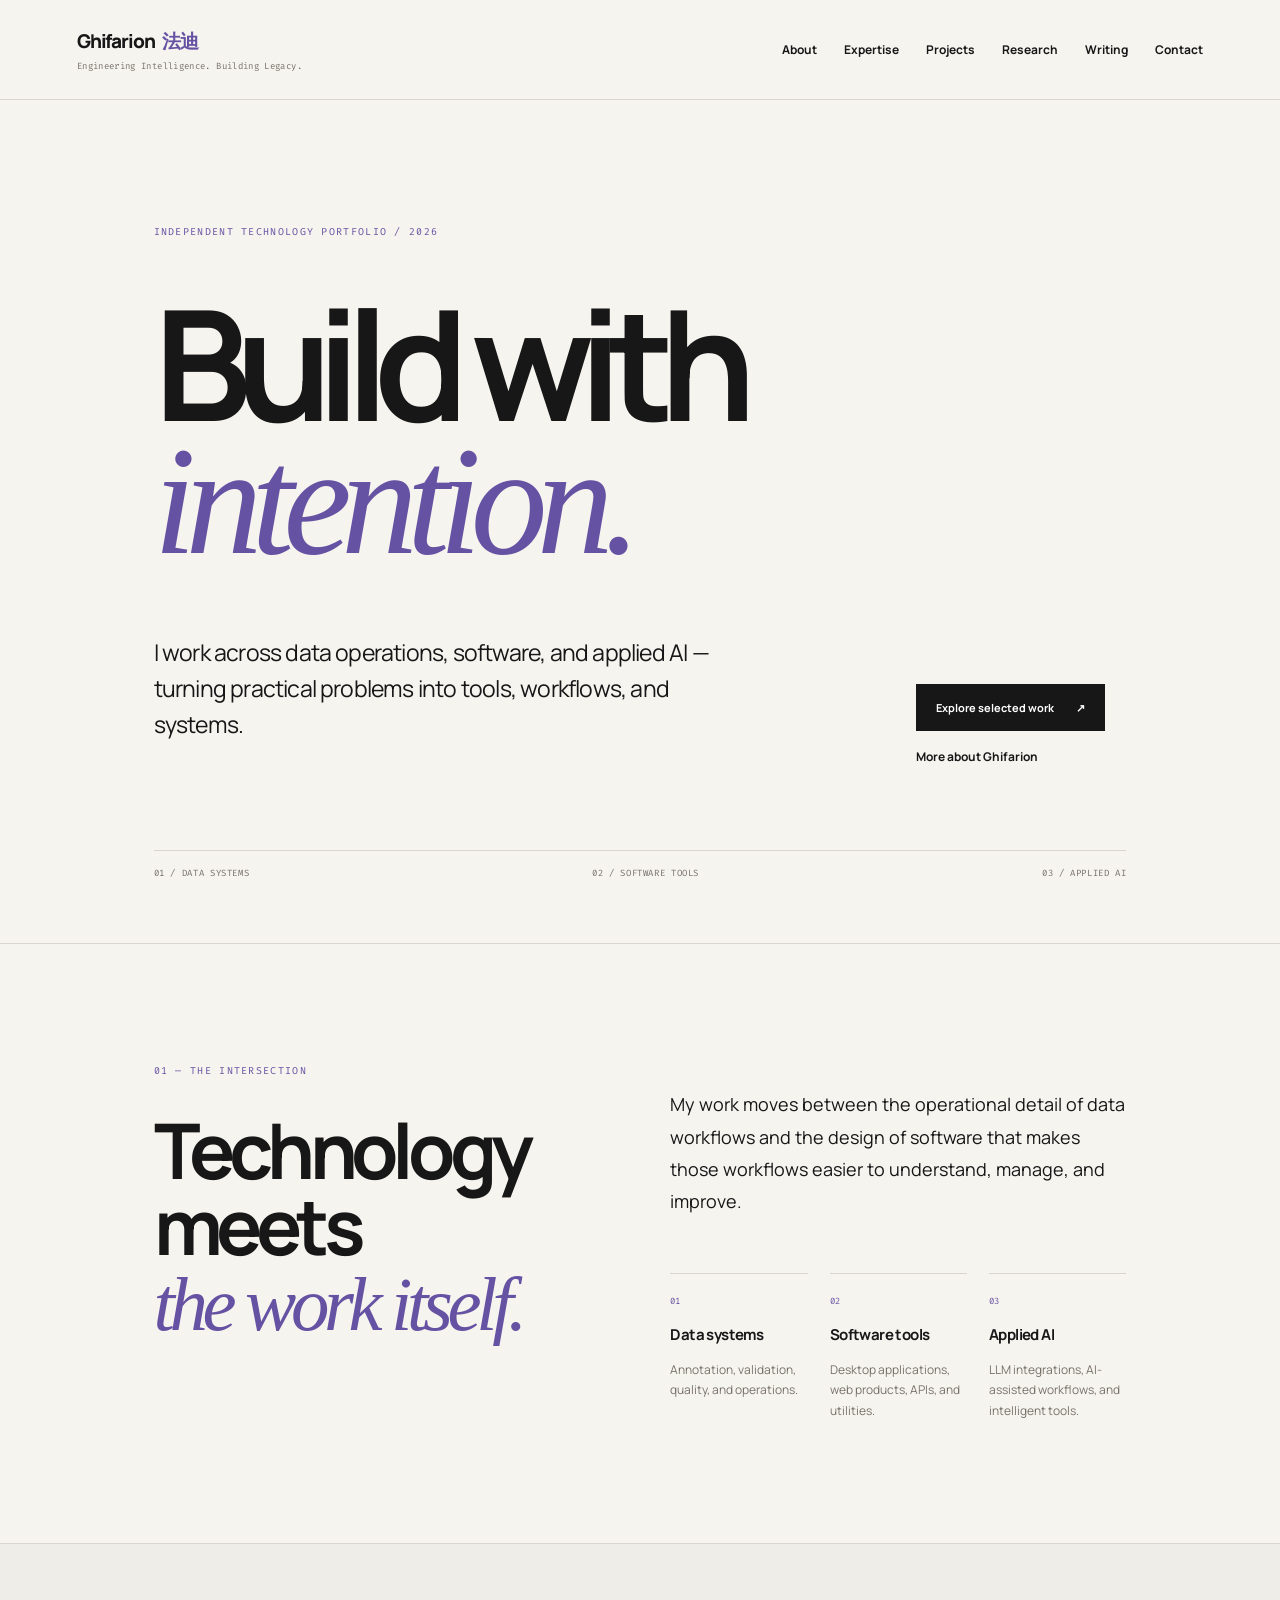
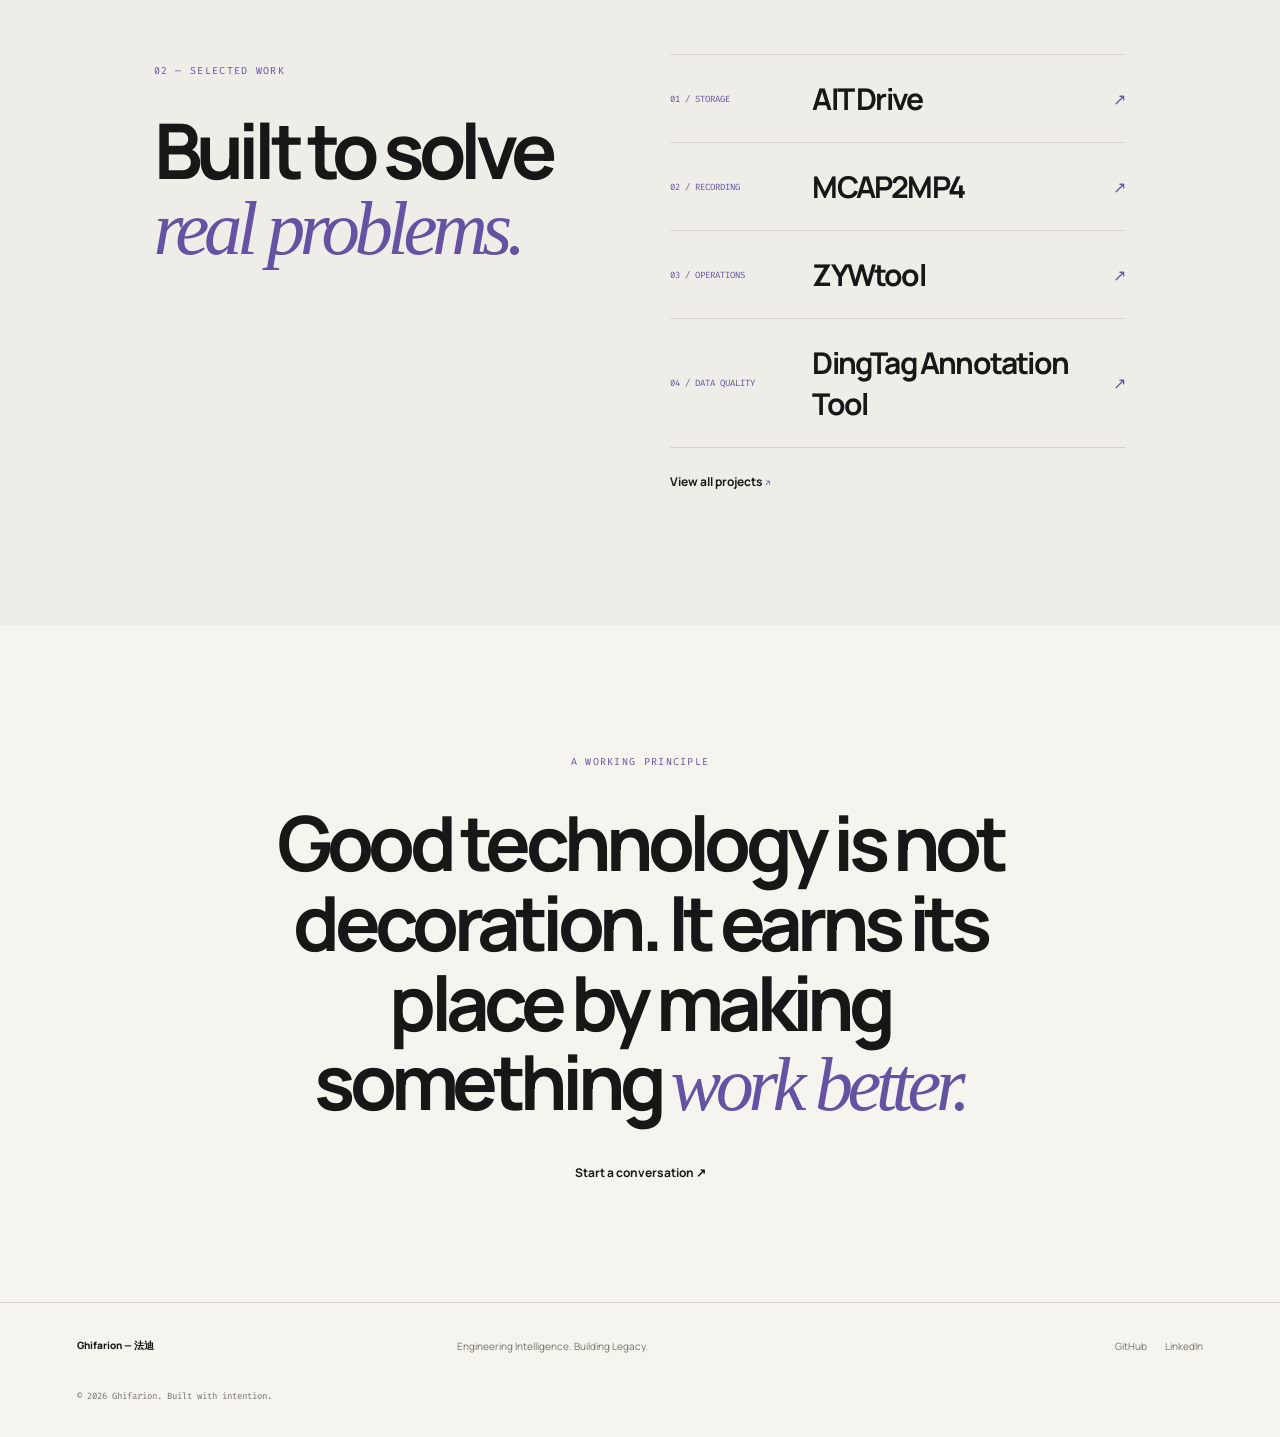
<file: index.html>
<!doctype html>
<html lang="en"><head><meta charset="utf-8"><meta name="viewport" content="width=device-width,initial-scale=1"><meta name="theme-color" content="#f6f4ef"><title>Ghifarion — 法迪 | Engineering Intelligence. Building Legacy.</title><meta name="description" content="Ghifarion explores the intersection of data operations, software, applied AI, and practical automation."><meta property="og:type" content="website"><meta property="og:title" content="Ghifarion — 法迪"><meta property="og:description" content="Engineering Intelligence. Building Legacy."><meta property="og:url" content="https://progstay17.github.io/progstay17/"><link rel="canonical" href="https://progstay17.github.io/progstay17/"><link rel="stylesheet" href="assets/css/site.css"></head>
<body><header class="site-header"><a class="wordmark" href="index.html">Ghifarion <span>法迪</span><small>Engineering Intelligence. Building Legacy.</small></a><button class="menu-toggle" aria-label="Toggle navigation" aria-expanded="false">Menu</button><nav><a href="about.html">About</a><a href="expertise.html">Expertise</a><a href="projects.html">Projects</a><a href="research.html">Research</a><a href="writing.html">Writing</a><a href="contact.html">Contact</a></nav></header>
<main><section class="hero"><p class="eyebrow">INDEPENDENT TECHNOLOGY PORTFOLIO / 2026</p><h1>Build with<br><em>intention.</em></h1><div class="hero-bottom"><p class="lede">I work across data operations, software, and applied AI — turning practical problems into tools, workflows, and systems.</p><div class="hero-links"><a class="button" href="projects.html">Explore selected work <span>↗</span></a><a class="text-link" href="about.html">More about Ghifarion</a></div></div><div class="index-note"><span>01 / DATA SYSTEMS</span><span>02 / SOFTWARE TOOLS</span><span>03 / APPLIED AI</span></div></section>
<section class="section"><div class="section-head"><p class="eyebrow">01 — THE INTERSECTION</p><h2>Technology meets<br><em>the work itself.</em></h2></div><div class="section-copy"><p>My work moves between the operational detail of data workflows and the design of software that makes those workflows easier to understand, manage, and improve.</p><div class="capability-grid"><article><span>01</span><h3>Data systems</h3><p>Annotation, validation, quality, and operations.</p></article><article><span>02</span><h3>Software tools</h3><p>Desktop applications, web products, APIs, and utilities.</p></article><article><span>03</span><h3>Applied AI</h3><p>LLM integrations, AI-assisted workflows, and intelligent tools.</p></article></div></div></section>
<section class="section work"><div class="section-head"><p class="eyebrow">02 — SELECTED WORK</p><h2>Built to solve<br><em>real problems.</em></h2></div><div class="work-list"><a href="projects/ait-drive.html"><span>01 / STORAGE</span><strong>AIT Drive</strong><i>↗</i></a><a href="projects/mcap2mp4.html"><span>02 / RECORDING</span><strong>MCAP2MP4</strong><i>↗</i></a><a href="projects/zywtool.html"><span>03 / OPERATIONS</span><strong>ZYWtool</strong><i>↗</i></a><a href="projects/dingtag.html"><span>04 / DATA QUALITY</span><strong>DingTag Annotation Tool</strong><i>↗</i></a><a href="projects.html" class="all-work">View all projects <span>↗</span></a></div></section>
<section class="closing"><p class="eyebrow">A WORKING PRINCIPLE</p><h2>Good technology is not decoration. It earns its place by making something <em>work better.</em></h2><a href="contact.html" class="text-link">Start a conversation ↗</a></section></main>
<footer><a class="footer-brand" href="index.html">Ghifarion — 法迪</a><span>Engineering Intelligence. Building Legacy.</span><div><a href="https://github.com/progstay17">GitHub</a><a href="https://id.linkedin.com/in/fadhil-muhammad-ghifari">LinkedIn</a></div><small>© 2026 Ghifarion. Built with intention.</small></footer><script src="assets/js/site.js"></script></body></html>
</file>
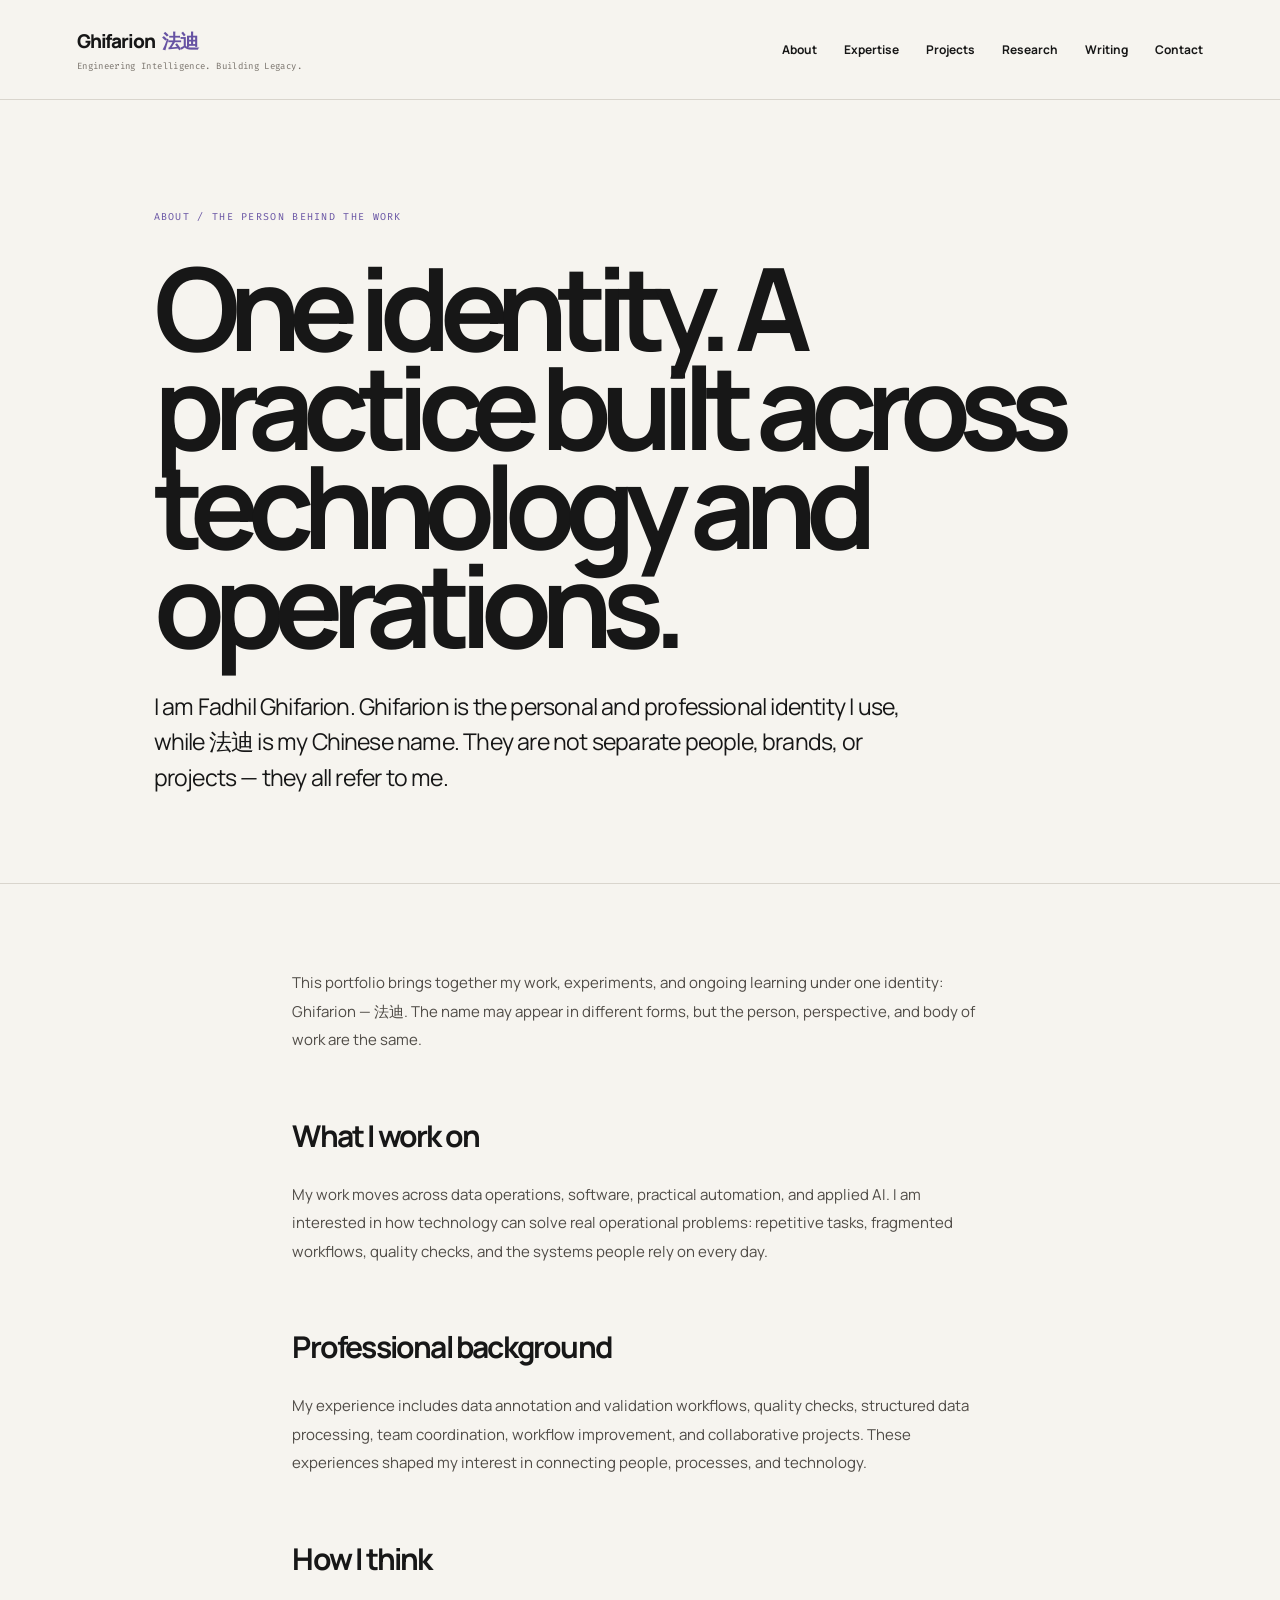
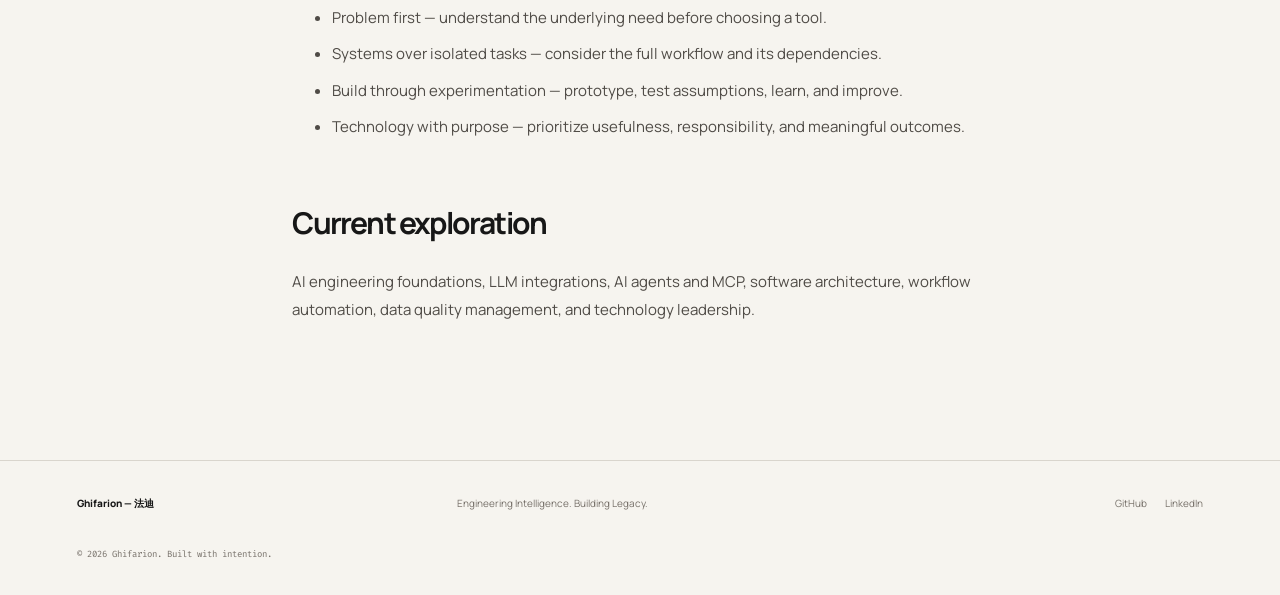
<file: about.html>
<!doctype html>
<html lang="en">
<head>
<meta charset="utf-8">
<meta name="viewport" content="width=device-width,initial-scale=1">
<title>About | Ghifarion — 法迪</title>
<meta name="description" content="Meet Fadhil Ghifarion — known through the personal identity Ghifarion and the Chinese name 法迪 — working across data operations, software, and applied AI.">
<link rel="canonical" href="https://progstay17.github.io/progstay17/about.html">
<link rel="stylesheet" href="assets/css/site.css">
</head>
<body>
<header class="site-header">
<a class="wordmark" href="index.html">Ghifarion <span>法迪</span><small>Engineering Intelligence. Building Legacy.</small></a>
<button class="menu-toggle">Menu</button>
<nav><a href="about.html">About</a><a href="expertise.html">Expertise</a><a href="projects.html">Projects</a><a href="research.html">Research</a><a href="writing.html">Writing</a><a href="contact.html">Contact</a></nav>
</header>
<main>
<section class="page-hero">
<p class="eyebrow">ABOUT / THE PERSON BEHIND THE WORK</p>
<h1>One identity. A practice built across technology and operations.</h1>
<p class="lede">I am Fadhil Ghifarion. Ghifarion is the personal and professional identity I use, while 法迪 is my Chinese name. They are not separate people, brands, or projects — they all refer to me.</p>
</section>
<article class="content">
<p>This portfolio brings together my work, experiments, and ongoing learning under one identity: Ghifarion — 法迪. The name may appear in different forms, but the person, perspective, and body of work are the same.</p>
<h2>What I work on</h2>
<p>My work moves across data operations, software, practical automation, and applied AI. I am interested in how technology can solve real operational problems: repetitive tasks, fragmented workflows, quality checks, and the systems people rely on every day.</p>
<h2>Professional background</h2>
<p>My experience includes data annotation and validation workflows, quality checks, structured data processing, team coordination, workflow improvement, and collaborative projects. These experiences shaped my interest in connecting people, processes, and technology.</p>
<h2>How I think</h2>
<ul>
<li>Problem first — understand the underlying need before choosing a tool.</li>
<li>Systems over isolated tasks — consider the full workflow and its dependencies.</li>
<li>Build through experimentation — prototype, test assumptions, learn, and improve.</li>
<li>Technology with purpose — prioritize usefulness, responsibility, and meaningful outcomes.</li>
</ul>
<h2>Current exploration</h2>
<p>AI engineering foundations, LLM integrations, AI agents and MCP, software architecture, workflow automation, data quality management, and technology leadership.</p>
</article>
</main>
<footer>
<a class="footer-brand" href="index.html">Ghifarion — 法迪</a>
<span>Engineering Intelligence. Building Legacy.</span>
<div><a href="https://github.com/progstay17">GitHub</a><a href="https://id.linkedin.com/in/fadhil-muhammad-ghifari">LinkedIn</a></div>
<small>© 2026 Ghifarion. Built with intention.</small>
</footer>
<script src="assets/js/site.js"></script>
</body>
</html>
</file>
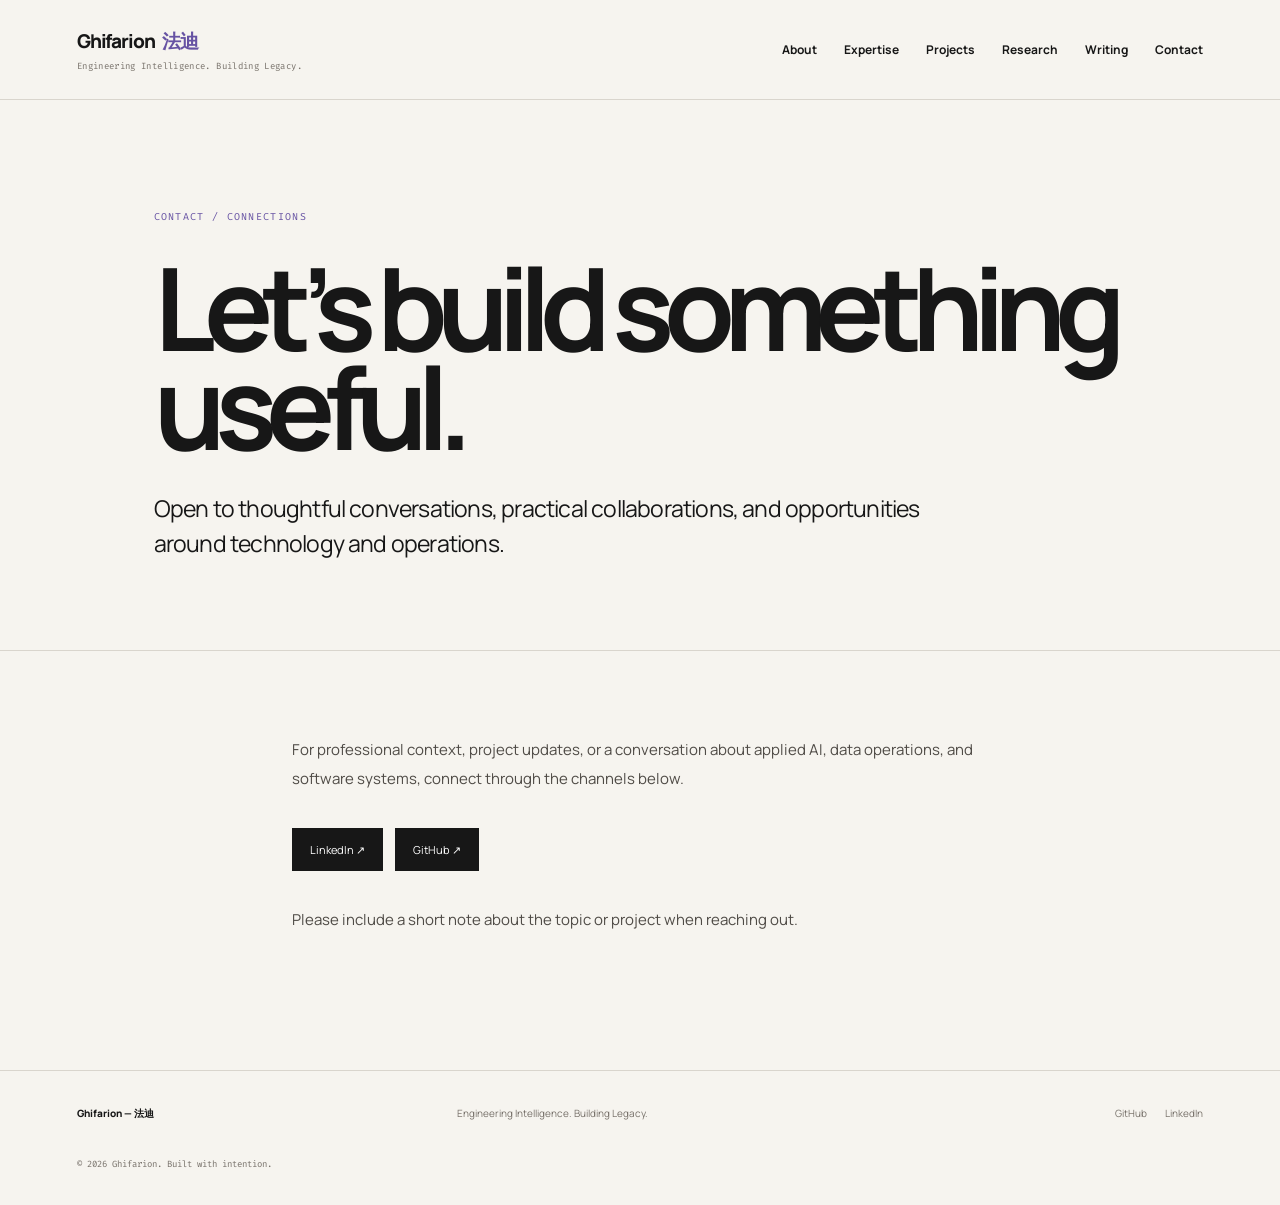
<file: contact.html>
<!doctype html><html lang="en"><head><meta charset="utf-8"><meta name="viewport" content="width=device-width,initial-scale=1"><title>Contact | Ghifarion — 法迪</title><meta name="description" content="Connect with Ghifarion for conversations about AI, data operations, software, automation, and collaboration."><link rel="stylesheet" href="assets/css/site.css"></head><body><header class="site-header"><a class="wordmark" href="index.html">Ghifarion <span>法迪</span><small>Engineering Intelligence. Building Legacy.</small></a><button class="menu-toggle">Menu</button><nav><a href="about.html">About</a><a href="expertise.html">Expertise</a><a href="projects.html">Projects</a><a href="research.html">Research</a><a href="writing.html">Writing</a><a href="contact.html">Contact</a></nav></header><main><section class="page-hero"><p class="eyebrow">CONTACT / CONNECTIONS</p><h1>Let’s build something useful.</h1><p class="lede">Open to thoughtful conversations, practical collaborations, and opportunities around technology and operations.</p></section><article class="content"><p>For professional context, project updates, or a conversation about applied AI, data operations, and software systems, connect through the channels below.</p><div class="project-links"><a href="https://id.linkedin.com/in/fadhil-muhammad-ghifari">LinkedIn ↗</a><a href="https://github.com/progstay17">GitHub ↗</a></div><p>Please include a short note about the topic or project when reaching out.</p></article></main><footer><a class="footer-brand" href="index.html">Ghifarion — 法迪</a><span>Engineering Intelligence. Building Legacy.</span><div><a href="https://github.com/progstay17">GitHub</a><a href="https://id.linkedin.com/in/fadhil-muhammad-ghifari">LinkedIn</a></div><small>© 2026 Ghifarion. Built with intention.</small></footer><script src="assets/js/site.js"></script></body></html>
</file>
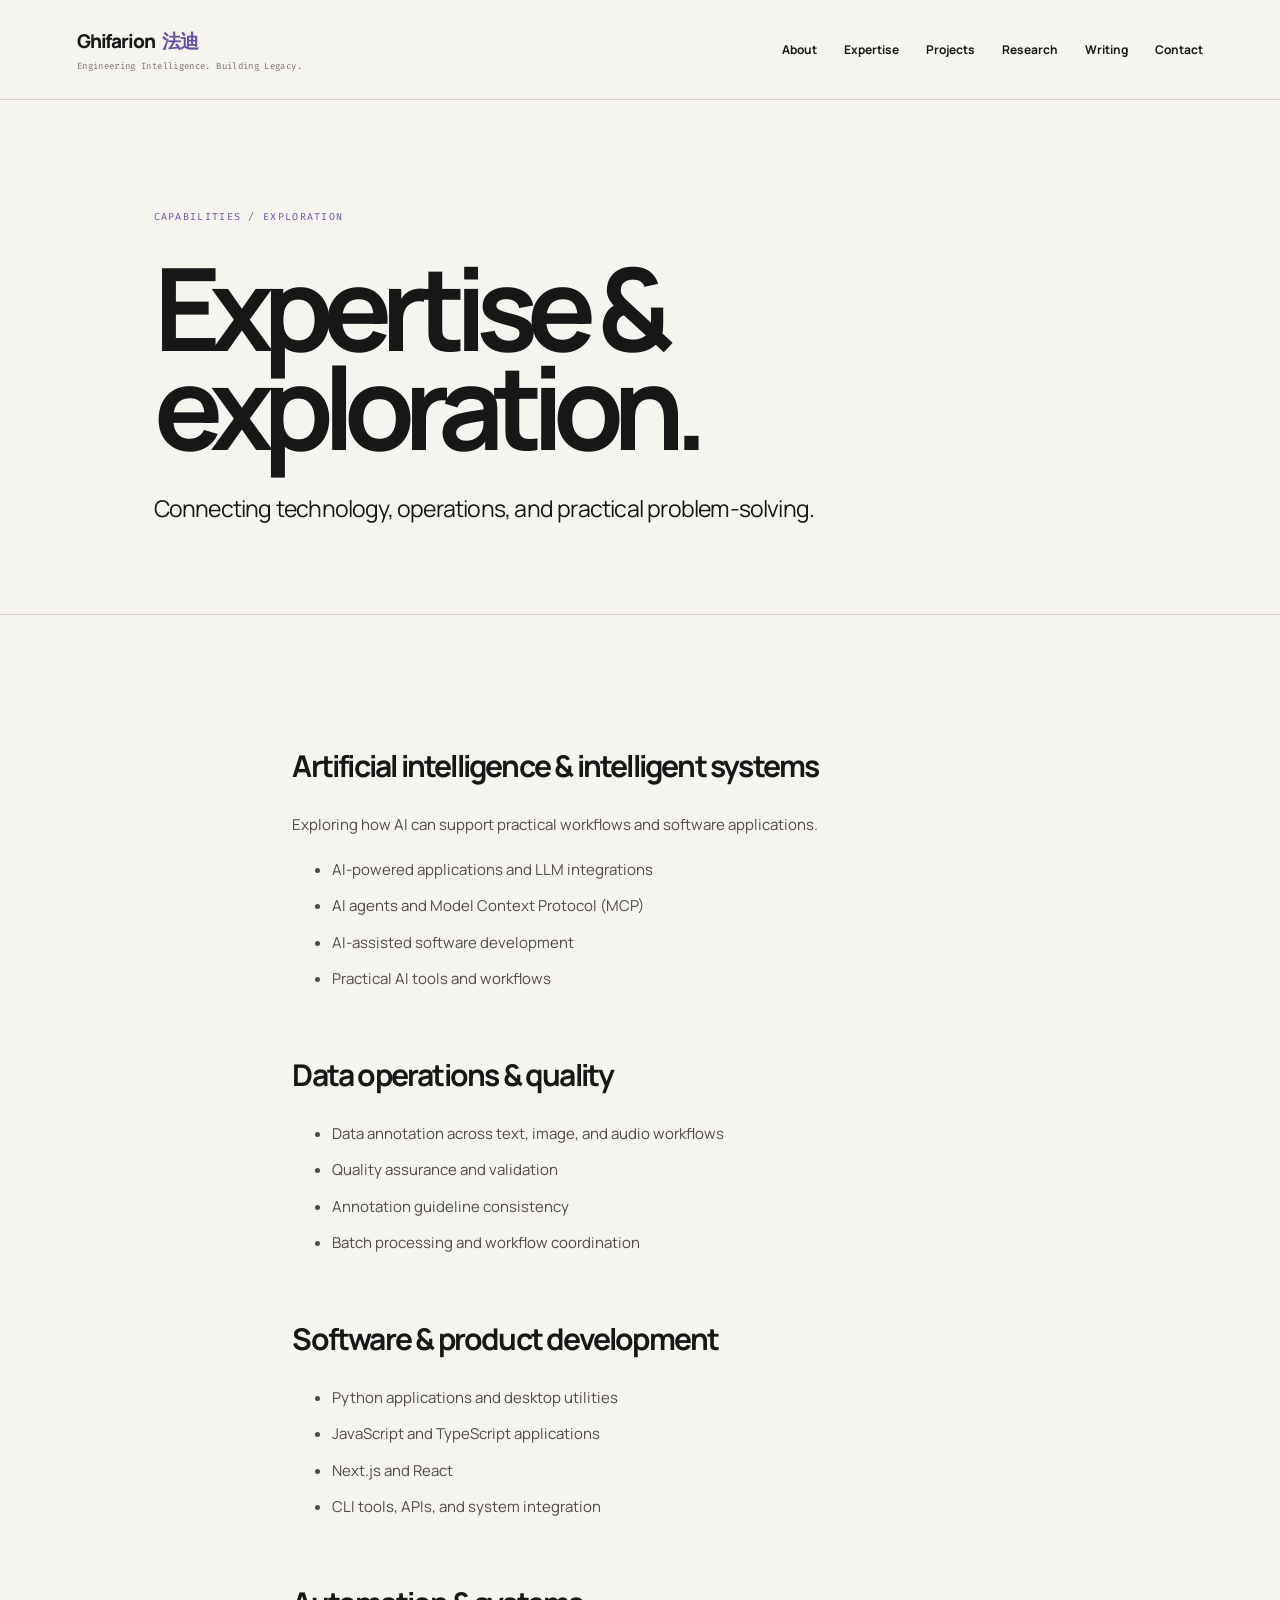
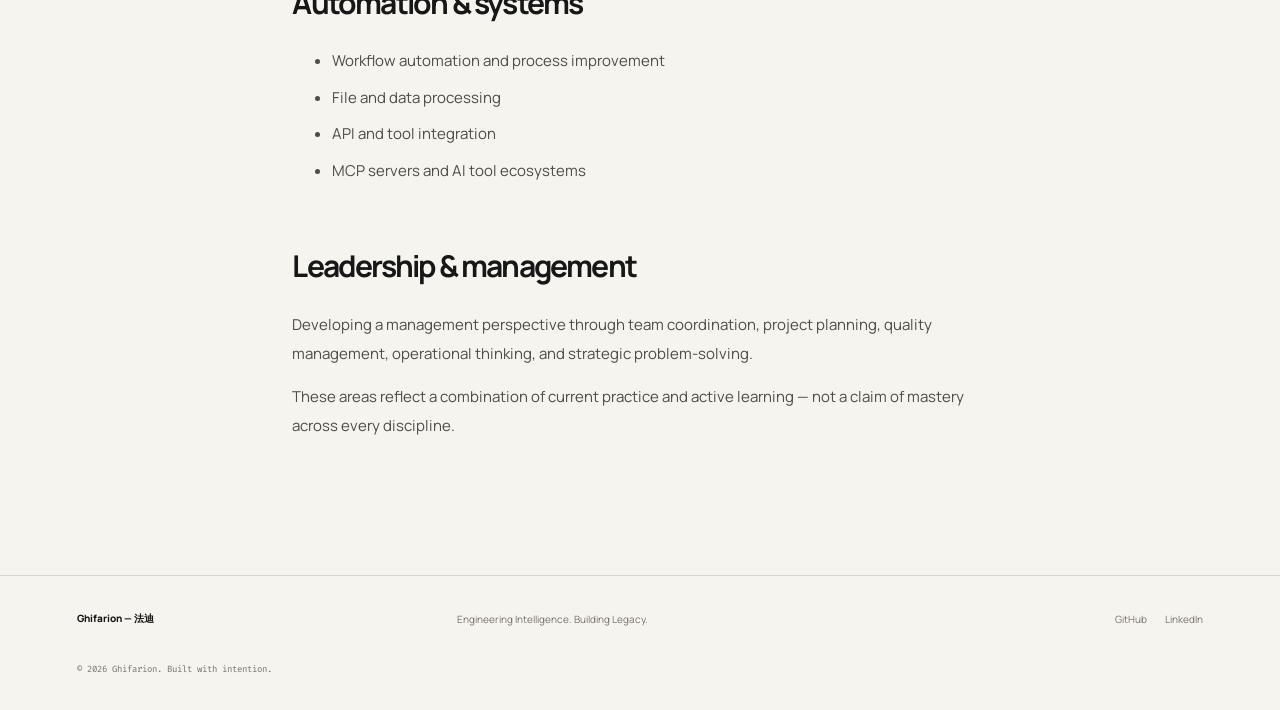
<file: expertise.html>
<!doctype html><html lang="en"><head><meta charset="utf-8"><meta name="viewport" content="width=device-width,initial-scale=1"><title>Expertise | Ghifarion — 法迪</title><meta name="description" content="Areas of practice and exploration across applied AI, data operations, software development, automation, and management."><link rel="stylesheet" href="assets/css/site.css"></head><body><header class="site-header"><a class="wordmark" href="index.html">Ghifarion <span>法迪</span><small>Engineering Intelligence. Building Legacy.</small></a><button class="menu-toggle">Menu</button><nav><a href="about.html">About</a><a href="expertise.html">Expertise</a><a href="projects.html">Projects</a><a href="research.html">Research</a><a href="writing.html">Writing</a><a href="contact.html">Contact</a></nav></header><main><section class="page-hero"><p class="eyebrow">CAPABILITIES / EXPLORATION</p><h1>Expertise &amp; exploration.</h1><p class="lede">Connecting technology, operations, and practical problem-solving.</p></section><article class="content"><h2>Artificial intelligence &amp; intelligent systems</h2><p>Exploring how AI can support practical workflows and software applications.</p><ul><li>AI-powered applications and LLM integrations</li><li>AI agents and Model Context Protocol (MCP)</li><li>AI-assisted software development</li><li>Practical AI tools and workflows</li></ul><h2>Data operations &amp; quality</h2><ul><li>Data annotation across text, image, and audio workflows</li><li>Quality assurance and validation</li><li>Annotation guideline consistency</li><li>Batch processing and workflow coordination</li></ul><h2>Software &amp; product development</h2><ul><li>Python applications and desktop utilities</li><li>JavaScript and TypeScript applications</li><li>Next.js and React</li><li>CLI tools, APIs, and system integration</li></ul><h2>Automation &amp; systems</h2><ul><li>Workflow automation and process improvement</li><li>File and data processing</li><li>API and tool integration</li><li>MCP servers and AI tool ecosystems</li></ul><h2>Leadership &amp; management</h2><p>Developing a management perspective through team coordination, project planning, quality management, operational thinking, and strategic problem-solving.</p><p>These areas reflect a combination of current practice and active learning — not a claim of mastery across every discipline.</p></article></main><footer><a class="footer-brand" href="index.html">Ghifarion — 法迪</a><span>Engineering Intelligence. Building Legacy.</span><div><a href="https://github.com/progstay17">GitHub</a><a href="https://id.linkedin.com/in/fadhil-muhammad-ghifari">LinkedIn</a></div><small>© 2026 Ghifarion. Built with intention.</small></footer><script src="assets/js/site.js"></script></body></html>
</file>
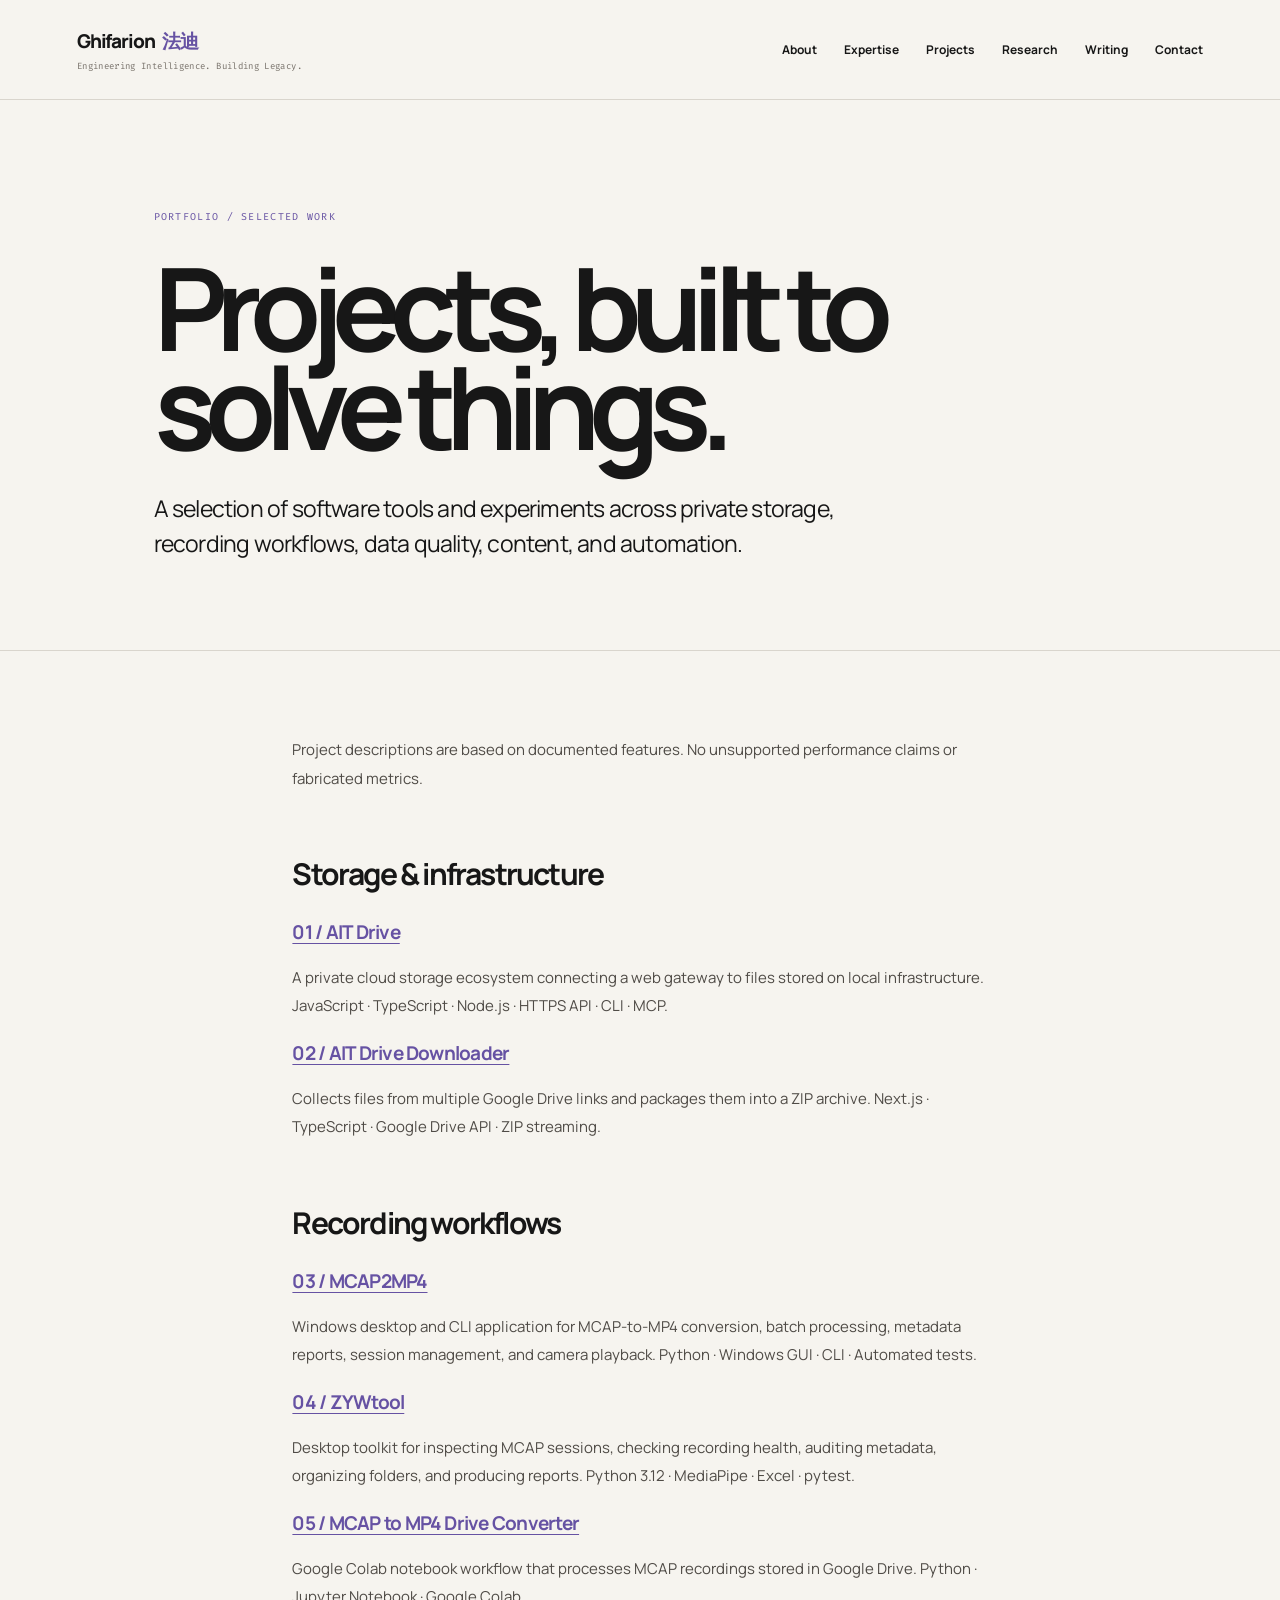
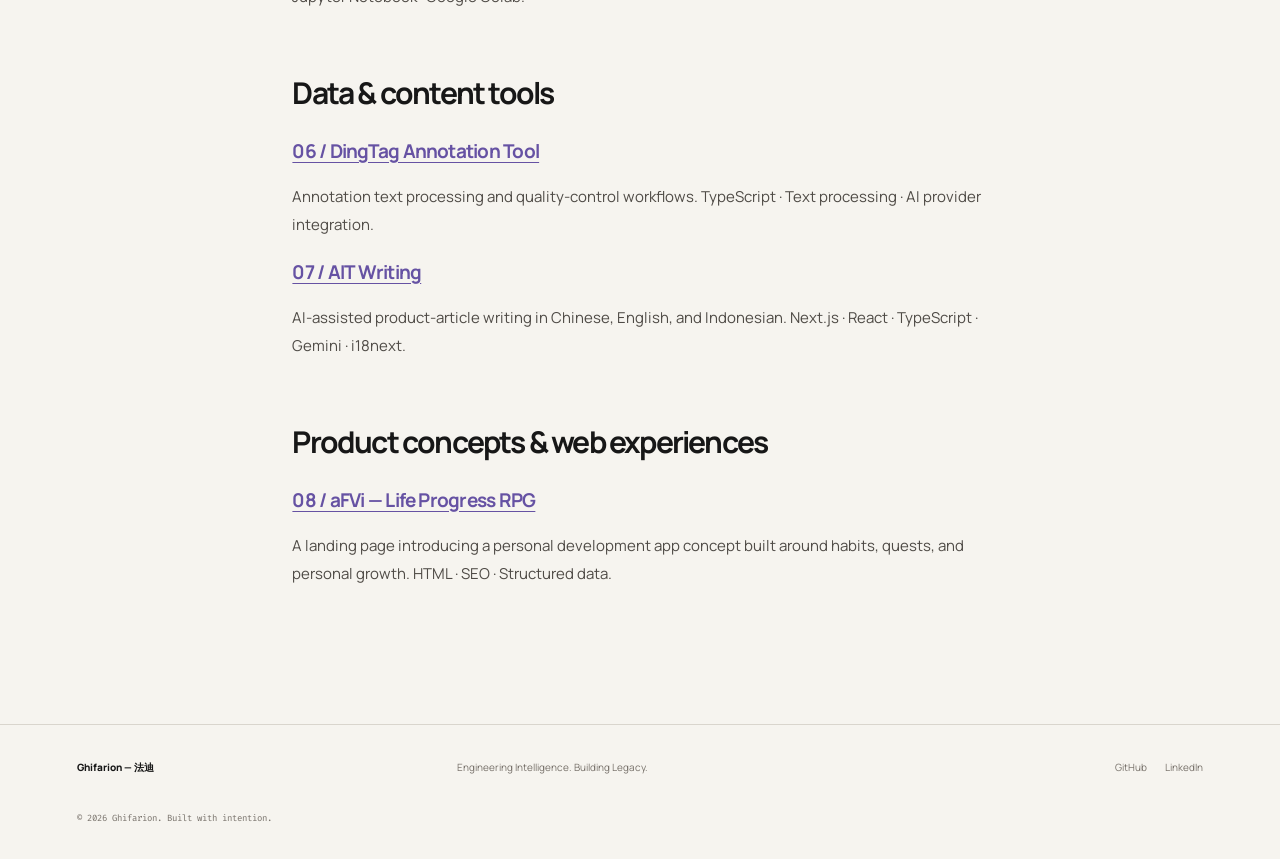
<file: projects.html>
<!doctype html><html lang="en"><head><meta charset="utf-8"><meta name="viewport" content="width=device-width,initial-scale=1"><title>Projects | Ghifarion — 法迪</title><meta name="description" content="Selected software projects across private storage, recording workflows, data quality, content, and automation."><link rel="stylesheet" href="assets/css/site.css"></head><body><header class="site-header"><a class="wordmark" href="index.html">Ghifarion <span>法迪</span><small>Engineering Intelligence. Building Legacy.</small></a><button class="menu-toggle">Menu</button><nav><a href="about.html">About</a><a href="expertise.html">Expertise</a><a href="projects.html">Projects</a><a href="research.html">Research</a><a href="writing.html">Writing</a><a href="contact.html">Contact</a></nav></header><main><section class="page-hero"><p class="eyebrow">PORTFOLIO / SELECTED WORK</p><h1>Projects, built to solve things.</h1><p class="lede">A selection of software tools and experiments across private storage, recording workflows, data quality, content, and automation.</p></section><article class="content"><p>Project descriptions are based on documented features. No unsupported performance claims or fabricated metrics.</p><h2>Storage &amp; infrastructure</h2><h3><a href="projects/ait-drive.html">01 / AIT Drive</a></h3><p>A private cloud storage ecosystem connecting a web gateway to files stored on local infrastructure. JavaScript · TypeScript · Node.js · HTTPS API · CLI · MCP.</p><h3><a href="projects/ait-drive-downloader.html">02 / AIT Drive Downloader</a></h3><p>Collects files from multiple Google Drive links and packages them into a ZIP archive. Next.js · TypeScript · Google Drive API · ZIP streaming.</p><h2>Recording workflows</h2><h3><a href="projects/mcap2mp4.html">03 / MCAP2MP4</a></h3><p>Windows desktop and CLI application for MCAP-to-MP4 conversion, batch processing, metadata reports, session management, and camera playback. Python · Windows GUI · CLI · Automated tests.</p><h3><a href="projects/zywtool.html">04 / ZYWtool</a></h3><p>Desktop toolkit for inspecting MCAP sessions, checking recording health, auditing metadata, organizing folders, and producing reports. Python 3.12 · MediaPipe · Excel · pytest.</p><h3><a href="projects/mcap-drive-converter.html">05 / MCAP to MP4 Drive Converter</a></h3><p>Google Colab notebook workflow that processes MCAP recordings stored in Google Drive. Python · Jupyter Notebook · Google Colab.</p><h2>Data &amp; content tools</h2><h3><a href="projects/dingtag.html">06 / DingTag Annotation Tool</a></h3><p>Annotation text processing and quality-control workflows. TypeScript · Text processing · AI provider integration.</p><h3><a href="projects/ait-writing.html">07 / AIT Writing</a></h3><p>AI-assisted product-article writing in Chinese, English, and Indonesian. Next.js · React · TypeScript · Gemini · i18next.</p><h2>Product concepts &amp; web experiences</h2><h3><a href="projects/afvi.html">08 / aFVi — Life Progress RPG</a></h3><p>A landing page introducing a personal development app concept built around habits, quests, and personal growth. HTML · SEO · Structured data.</p></article></main><footer><a class="footer-brand" href="index.html">Ghifarion — 法迪</a><span>Engineering Intelligence. Building Legacy.</span><div><a href="https://github.com/progstay17">GitHub</a><a href="https://id.linkedin.com/in/fadhil-muhammad-ghifari">LinkedIn</a></div><small>© 2026 Ghifarion. Built with intention.</small></footer><script src="assets/js/site.js"></script></body></html>
</file>
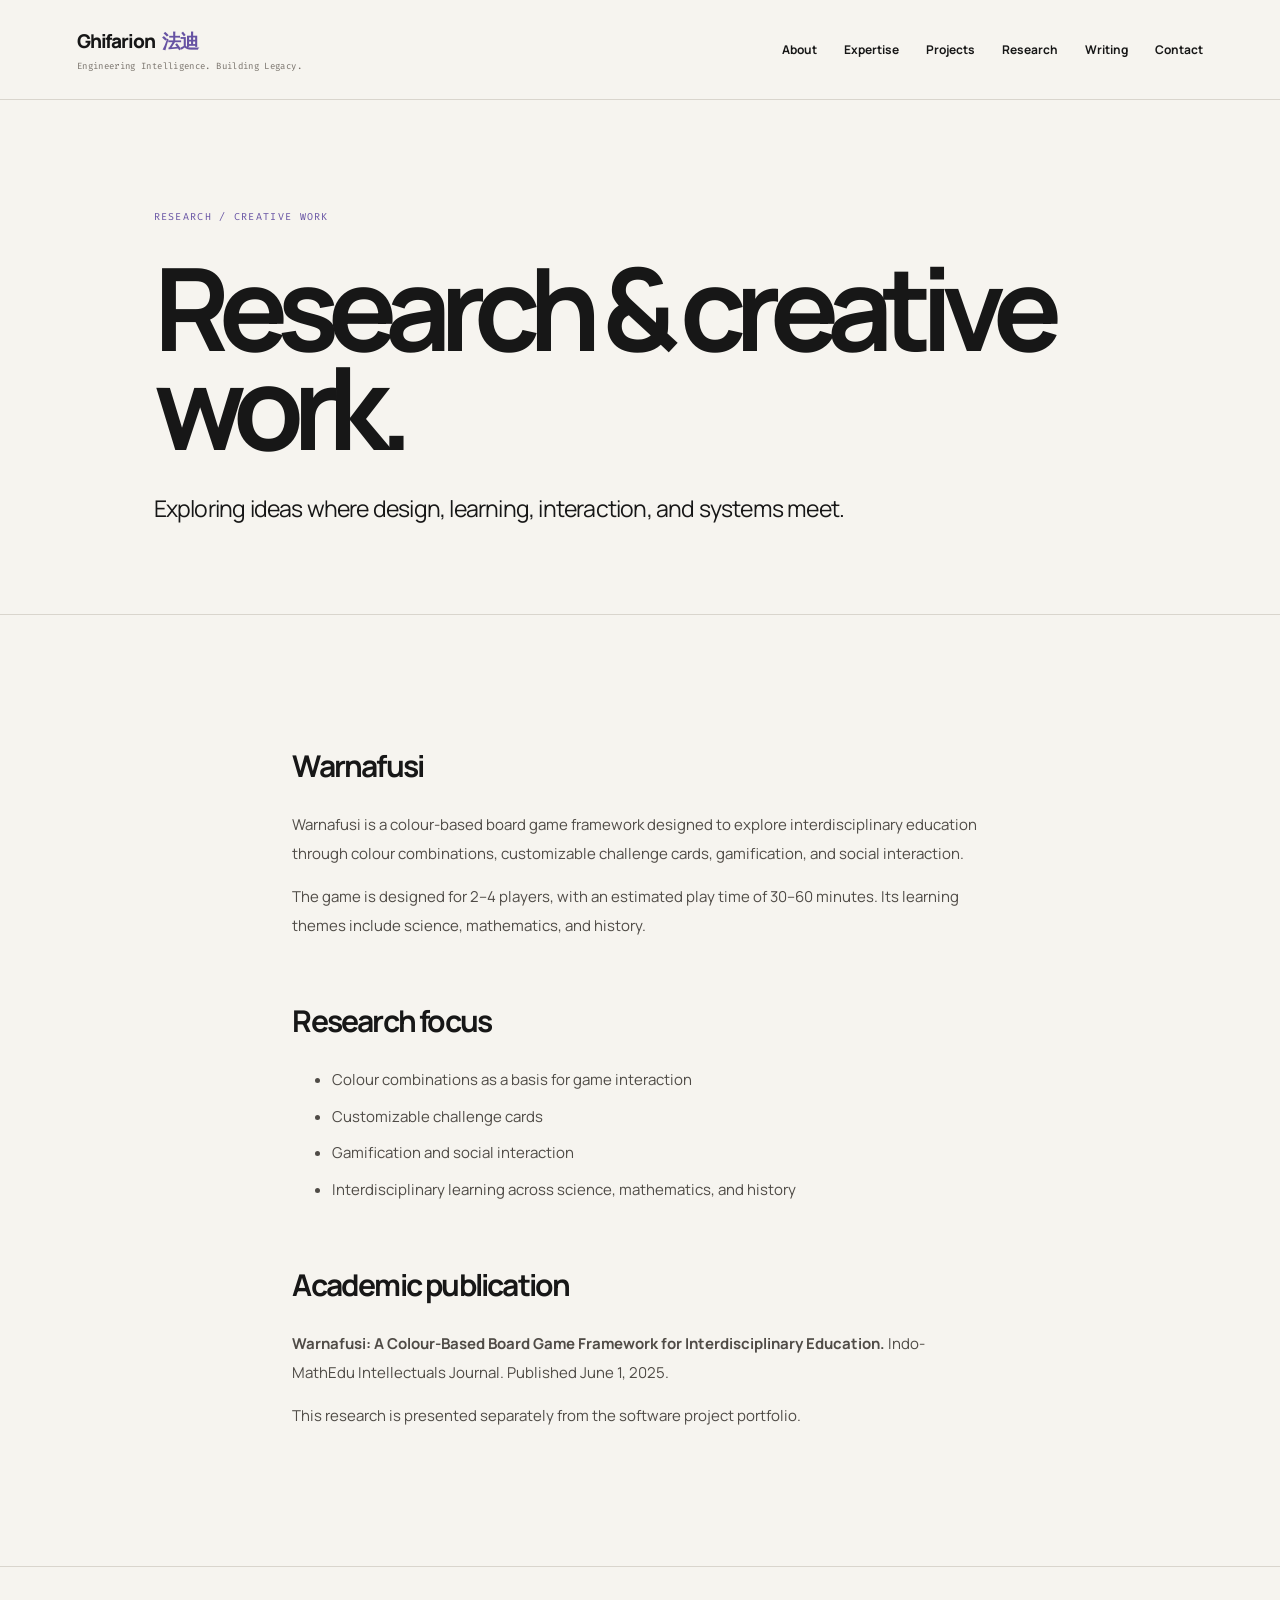
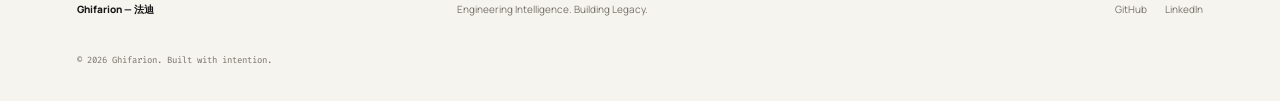
<file: research.html>
<!doctype html><html lang="en"><head><meta charset="utf-8"><meta name="viewport" content="width=device-width,initial-scale=1"><title>Research | Ghifarion — 法迪</title><meta name="description" content="Research and creative work exploring educational game design, colour-based interaction, and interdisciplinary learning."><link rel="stylesheet" href="assets/css/site.css"></head><body><header class="site-header"><a class="wordmark" href="index.html">Ghifarion <span>法迪</span><small>Engineering Intelligence. Building Legacy.</small></a><button class="menu-toggle">Menu</button><nav><a href="about.html">About</a><a href="expertise.html">Expertise</a><a href="projects.html">Projects</a><a href="research.html">Research</a><a href="writing.html">Writing</a><a href="contact.html">Contact</a></nav></header><main><section class="page-hero"><p class="eyebrow">RESEARCH / CREATIVE WORK</p><h1>Research &amp; creative work.</h1><p class="lede">Exploring ideas where design, learning, interaction, and systems meet.</p></section><article class="content"><h2>Warnafusi</h2><p>Warnafusi is a colour-based board game framework designed to explore interdisciplinary education through colour combinations, customizable challenge cards, gamification, and social interaction.</p><p>The game is designed for 2–4 players, with an estimated play time of 30–60 minutes. Its learning themes include science, mathematics, and history.</p><h2>Research focus</h2><ul><li>Colour combinations as a basis for game interaction</li><li>Customizable challenge cards</li><li>Gamification and social interaction</li><li>Interdisciplinary learning across science, mathematics, and history</li></ul><h2>Academic publication</h2><p><strong>Warnafusi: A Colour-Based Board Game Framework for Interdisciplinary Education.</strong> Indo-MathEdu Intellectuals Journal. Published June 1, 2025.</p><p>This research is presented separately from the software project portfolio.</p></article></main><footer><a class="footer-brand" href="index.html">Ghifarion — 法迪</a><span>Engineering Intelligence. Building Legacy.</span><div><a href="https://github.com/progstay17">GitHub</a><a href="https://id.linkedin.com/in/fadhil-muhammad-ghifari">LinkedIn</a></div><small>© 2026 Ghifarion. Built with intention.</small></footer><script src="assets/js/site.js"></script></body></html>
</file>
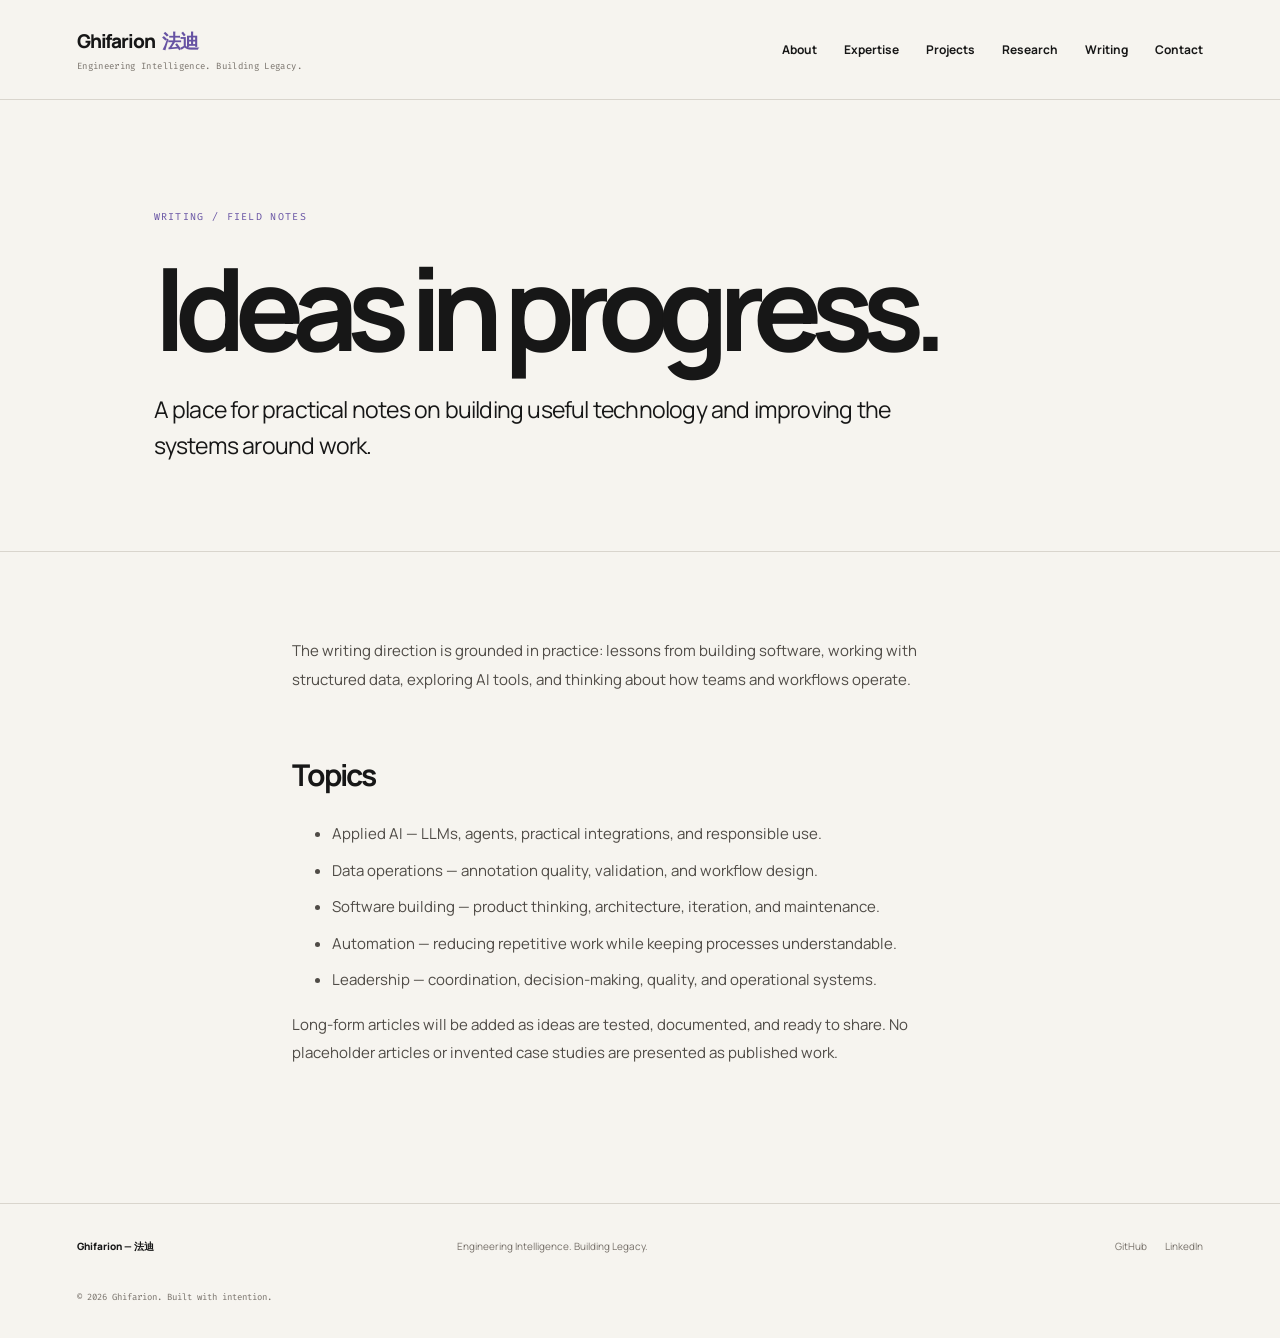
<file: writing.html>
<!doctype html><html lang="en"><head><meta charset="utf-8"><meta name="viewport" content="width=device-width,initial-scale=1"><title>Writing | Ghifarion — 法迪</title><meta name="description" content="Notes on practical AI, data operations, automation, software building, and responsible technology."><link rel="stylesheet" href="assets/css/site.css"></head><body><header class="site-header"><a class="wordmark" href="index.html">Ghifarion <span>法迪</span><small>Engineering Intelligence. Building Legacy.</small></a><button class="menu-toggle">Menu</button><nav><a href="about.html">About</a><a href="expertise.html">Expertise</a><a href="projects.html">Projects</a><a href="research.html">Research</a><a href="writing.html">Writing</a><a href="contact.html">Contact</a></nav></header><main><section class="page-hero"><p class="eyebrow">WRITING / FIELD NOTES</p><h1>Ideas in progress.</h1><p class="lede">A place for practical notes on building useful technology and improving the systems around work.</p></section><article class="content"><p>The writing direction is grounded in practice: lessons from building software, working with structured data, exploring AI tools, and thinking about how teams and workflows operate.</p><h2>Topics</h2><ul><li>Applied AI — LLMs, agents, practical integrations, and responsible use.</li><li>Data operations — annotation quality, validation, and workflow design.</li><li>Software building — product thinking, architecture, iteration, and maintenance.</li><li>Automation — reducing repetitive work while keeping processes understandable.</li><li>Leadership — coordination, decision-making, quality, and operational systems.</li></ul><p>Long-form articles will be added as ideas are tested, documented, and ready to share. No placeholder articles or invented case studies are presented as published work.</p></article></main><footer><a class="footer-brand" href="index.html">Ghifarion — 法迪</a><span>Engineering Intelligence. Building Legacy.</span><div><a href="https://github.com/progstay17">GitHub</a><a href="https://id.linkedin.com/in/fadhil-muhammad-ghifari">LinkedIn</a></div><small>© 2026 Ghifarion. Built with intention.</small></footer><script src="assets/js/site.js"></script></body></html>
</file>
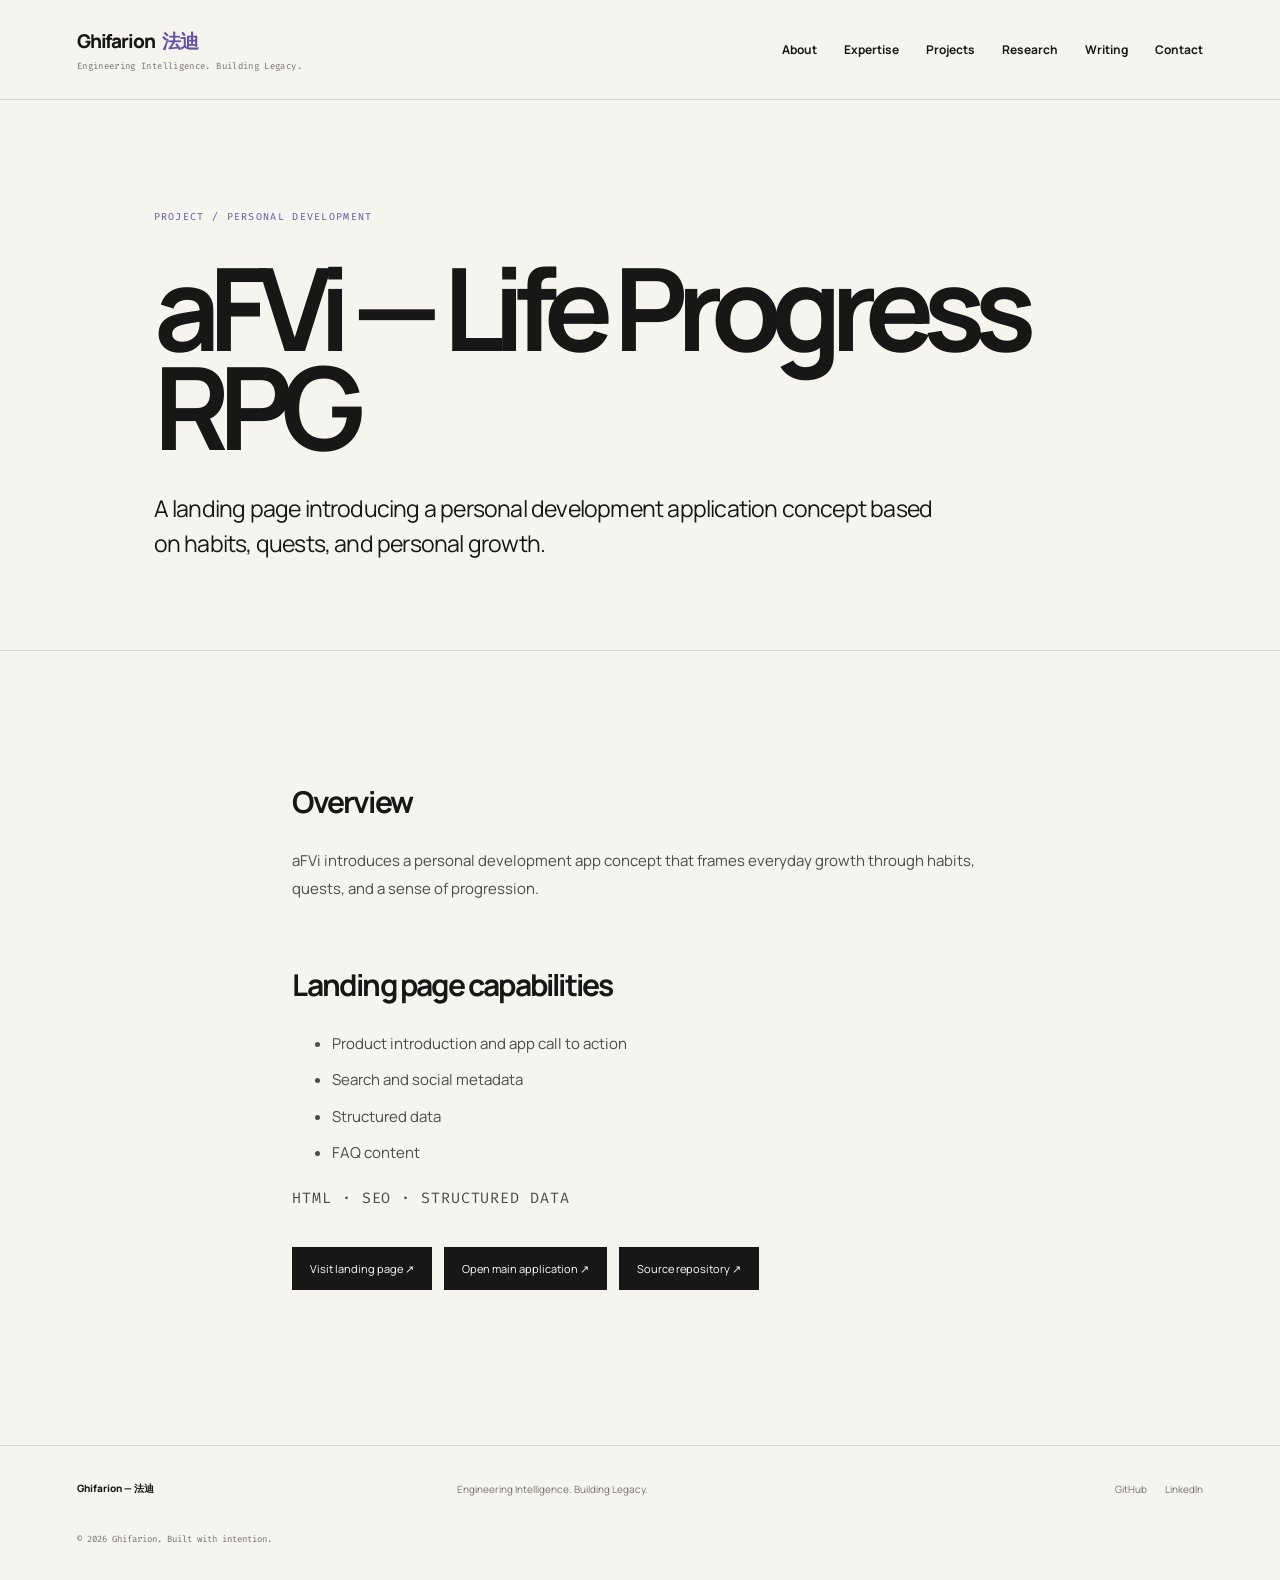
<file: projects/afvi.html>
<!doctype html><html lang="en"><head><meta charset="utf-8"><meta name="viewport" content="width=device-width,initial-scale=1"><title>aFVi — Life Progress RPG | Ghifarion — 法迪</title><meta name="description" content="A landing page introducing a personal development app concept based on habits, quests, and personal growth."><link rel="stylesheet" href="../assets/css/site.css"></head><body><header class="site-header"><a class="wordmark" href="../index.html">Ghifarion <span>法迪</span><small>Engineering Intelligence. Building Legacy.</small></a><button class="menu-toggle">Menu</button><nav><a href="../about.html">About</a><a href="../expertise.html">Expertise</a><a href="../projects.html">Projects</a><a href="../research.html">Research</a><a href="../writing.html">Writing</a><a href="../contact.html">Contact</a></nav></header><main><section class="page-hero"><p class="eyebrow">PROJECT / PERSONAL DEVELOPMENT</p><h1>aFVi — Life Progress RPG</h1><p class="lede">A landing page introducing a personal development application concept based on habits, quests, and personal growth.</p></section><article class="content"><h2>Overview</h2><p>aFVi introduces a personal development app concept that frames everyday growth through habits, quests, and a sense of progression.</p><h2>Landing page capabilities</h2><ul><li>Product introduction and app call to action</li><li>Search and social metadata</li><li>Structured data</li><li>FAQ content</li></ul><p class="project-meta">HTML · SEO · STRUCTURED DATA</p><div class="project-links"><a href="https://progstay17.github.io/afvi-landing/">Visit landing page ↗</a><a href="https://afvi-app.pages.dev">Open main application ↗</a><a href="https://github.com/progstay17/afvi-landing">Source repository ↗</a></div></article></main><footer><a class="footer-brand" href="../index.html">Ghifarion — 法迪</a><span>Engineering Intelligence. Building Legacy.</span><div><a href="https://github.com/progstay17">GitHub</a><a href="https://id.linkedin.com/in/fadhil-muhammad-ghifari">LinkedIn</a></div><small>© 2026 Ghifarion. Built with intention.</small></footer><script src="../assets/js/site.js"></script></body></html>
</file>
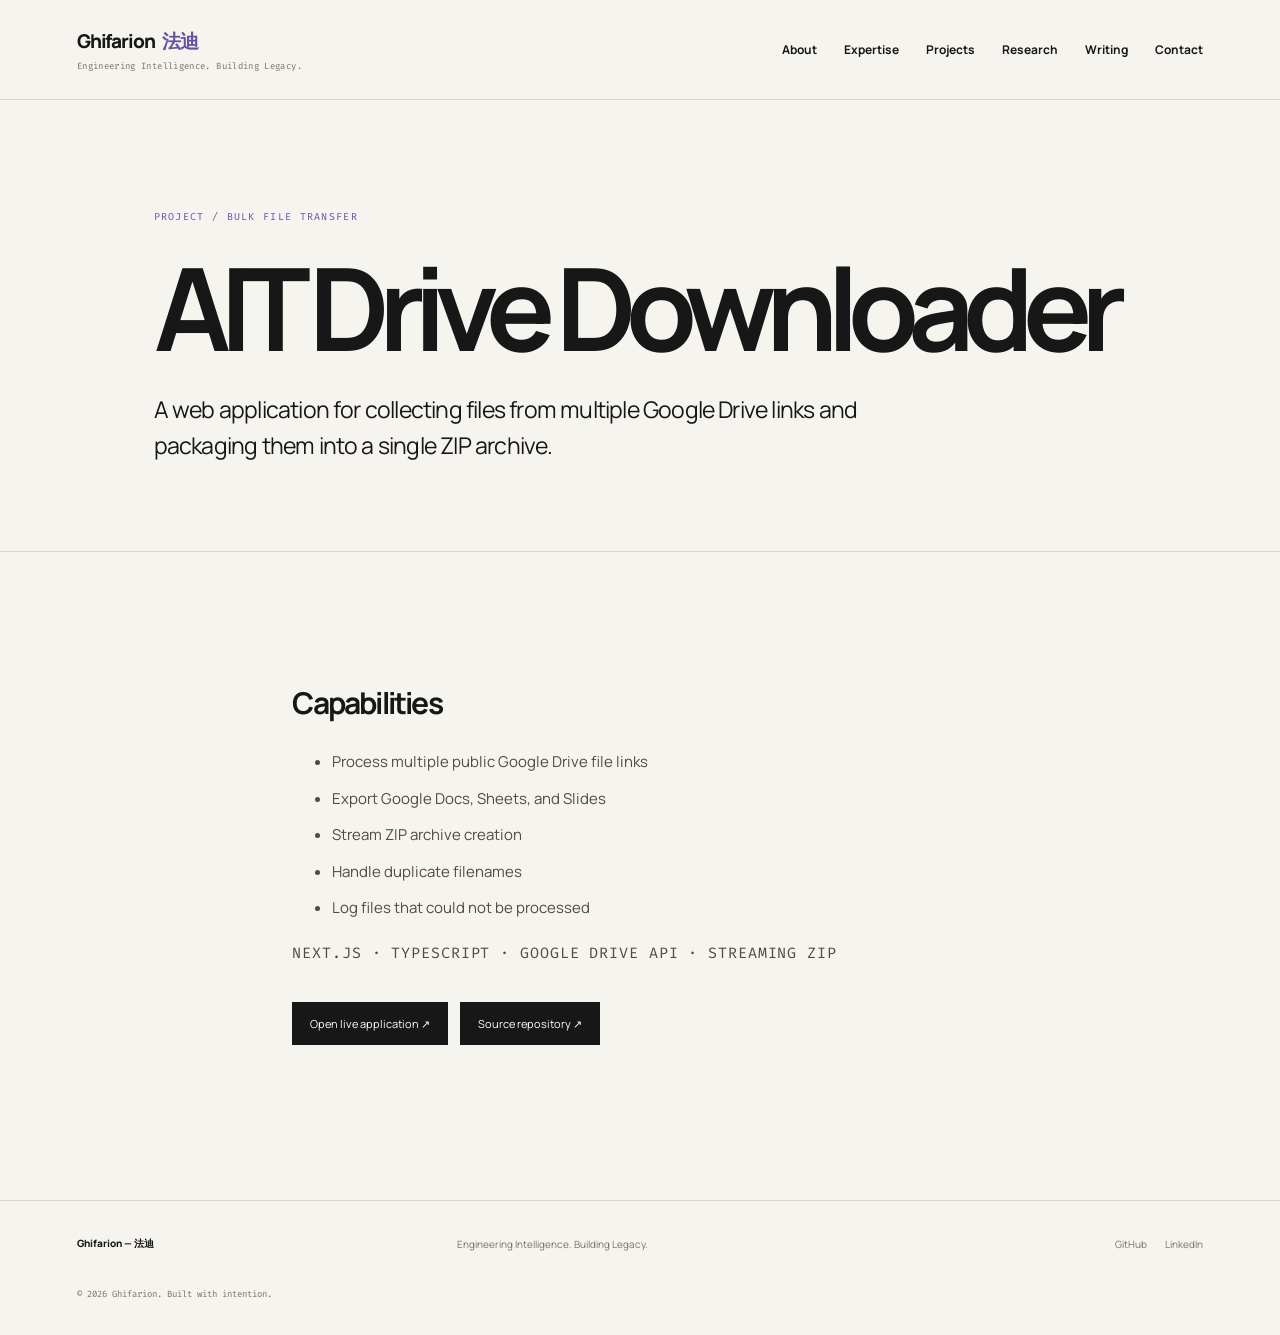
<file: projects/ait-drive-downloader.html>
<!doctype html><html lang="en"><head><meta charset="utf-8"><meta name="viewport" content="width=device-width,initial-scale=1"><title>AIT Drive Downloader | Ghifarion — 法迪</title><meta name="description" content="A web application for collecting files from multiple Google Drive links and packaging them into one ZIP archive."><link rel="stylesheet" href="../assets/css/site.css"></head><body><header class="site-header"><a class="wordmark" href="../index.html">Ghifarion <span>法迪</span><small>Engineering Intelligence. Building Legacy.</small></a><button class="menu-toggle">Menu</button><nav><a href="../about.html">About</a><a href="../expertise.html">Expertise</a><a href="../projects.html">Projects</a><a href="../research.html">Research</a><a href="../writing.html">Writing</a><a href="../contact.html">Contact</a></nav></header><main><section class="page-hero"><p class="eyebrow">PROJECT / BULK FILE TRANSFER</p><h1>AIT Drive Downloader</h1><p class="lede">A web application for collecting files from multiple Google Drive links and packaging them into a single ZIP archive.</p></section><article class="content"><h2>Capabilities</h2><ul><li>Process multiple public Google Drive file links</li><li>Export Google Docs, Sheets, and Slides</li><li>Stream ZIP archive creation</li><li>Handle duplicate filenames</li><li>Log files that could not be processed</li></ul><p class="project-meta">NEXT.JS · TYPESCRIPT · GOOGLE DRIVE API · STREAMING ZIP</p><div class="project-links"><a href="https://g-drive-bulk-down.vercel.app">Open live application ↗</a><a href="https://github.com/progstay17/GDrive_bulk_down">Source repository ↗</a></div></article></main><footer><a class="footer-brand" href="../index.html">Ghifarion — 法迪</a><span>Engineering Intelligence. Building Legacy.</span><div><a href="https://github.com/progstay17">GitHub</a><a href="https://id.linkedin.com/in/fadhil-muhammad-ghifari">LinkedIn</a></div><small>© 2026 Ghifarion. Built with intention.</small></footer><script src="../assets/js/site.js"></script></body></html>
</file>
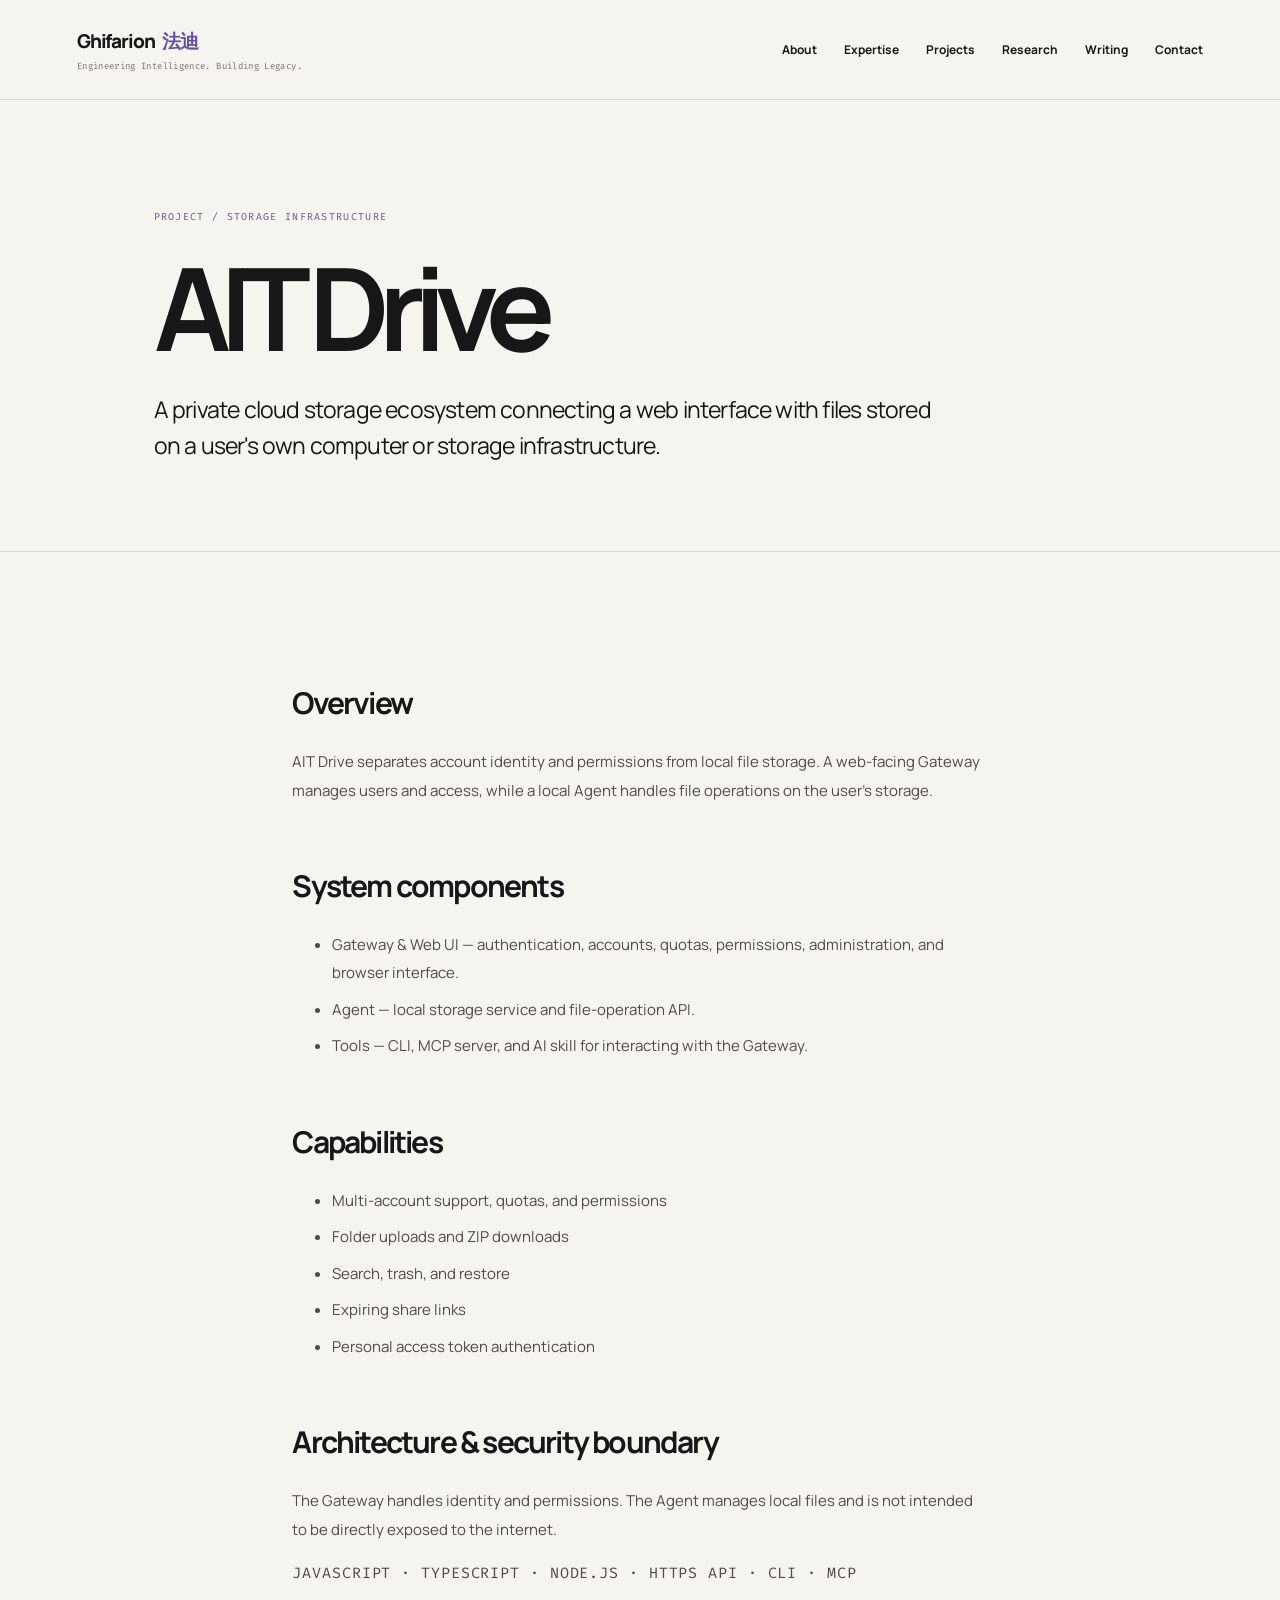
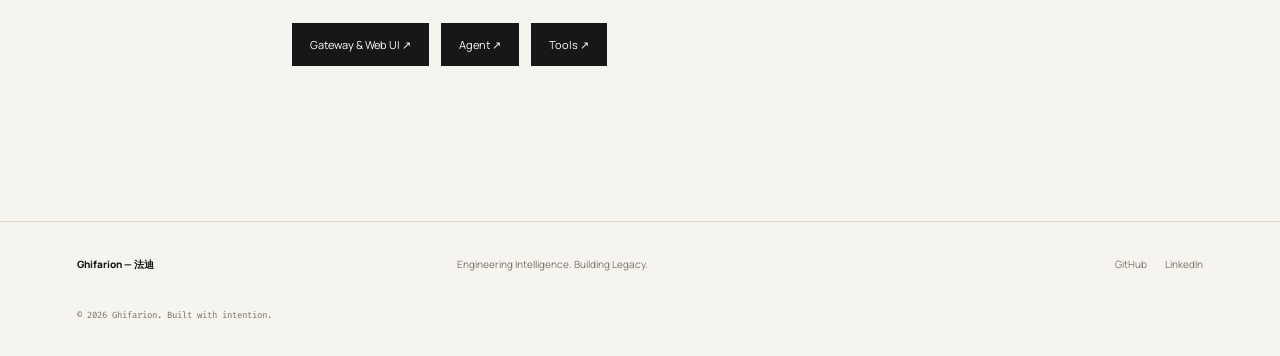
<file: projects/ait-drive.html>
<!doctype html><html lang="en"><head><meta charset="utf-8"><meta name="viewport" content="width=device-width,initial-scale=1"><title>AIT Drive | Ghifarion — 法迪</title><meta name="description" content="A private cloud storage ecosystem connecting a web interface with files stored on local infrastructure."><link rel="stylesheet" href="../assets/css/site.css"></head><body><header class="site-header"><a class="wordmark" href="../index.html">Ghifarion <span>法迪</span><small>Engineering Intelligence. Building Legacy.</small></a><button class="menu-toggle">Menu</button><nav><a href="../about.html">About</a><a href="../expertise.html">Expertise</a><a href="../projects.html">Projects</a><a href="../research.html">Research</a><a href="../writing.html">Writing</a><a href="../contact.html">Contact</a></nav></header><main><section class="page-hero"><p class="eyebrow">PROJECT / STORAGE INFRASTRUCTURE</p><h1>AIT Drive</h1><p class="lede">A private cloud storage ecosystem connecting a web interface with files stored on a user's own computer or storage infrastructure.</p></section><article class="content"><h2>Overview</h2><p>AIT Drive separates account identity and permissions from local file storage. A web-facing Gateway manages users and access, while a local Agent handles file operations on the user's storage.</p><h2>System components</h2><ul><li>Gateway &amp; Web UI — authentication, accounts, quotas, permissions, administration, and browser interface.</li><li>Agent — local storage service and file-operation API.</li><li>Tools — CLI, MCP server, and AI skill for interacting with the Gateway.</li></ul><h2>Capabilities</h2><ul><li>Multi-account support, quotas, and permissions</li><li>Folder uploads and ZIP downloads</li><li>Search, trash, and restore</li><li>Expiring share links</li><li>Personal access token authentication</li></ul><h2>Architecture &amp; security boundary</h2><p>The Gateway handles identity and permissions. The Agent manages local files and is not intended to be directly exposed to the internet.</p><p class="project-meta">JAVASCRIPT · TYPESCRIPT · NODE.JS · HTTPS API · CLI · MCP</p><div class="project-links"><a href="https://github.com/progstay17/AIT-Drive">Gateway &amp; Web UI ↗</a><a href="https://github.com/progstay17/AIT-Drive-Agent">Agent ↗</a><a href="https://github.com/progstay17/AIT-Drive-Tools">Tools ↗</a></div></article></main><footer><a class="footer-brand" href="../index.html">Ghifarion — 法迪</a><span>Engineering Intelligence. Building Legacy.</span><div><a href="https://github.com/progstay17">GitHub</a><a href="https://id.linkedin.com/in/fadhil-muhammad-ghifari">LinkedIn</a></div><small>© 2026 Ghifarion. Built with intention.</small></footer><script src="../assets/js/site.js"></script></body></html>
</file>
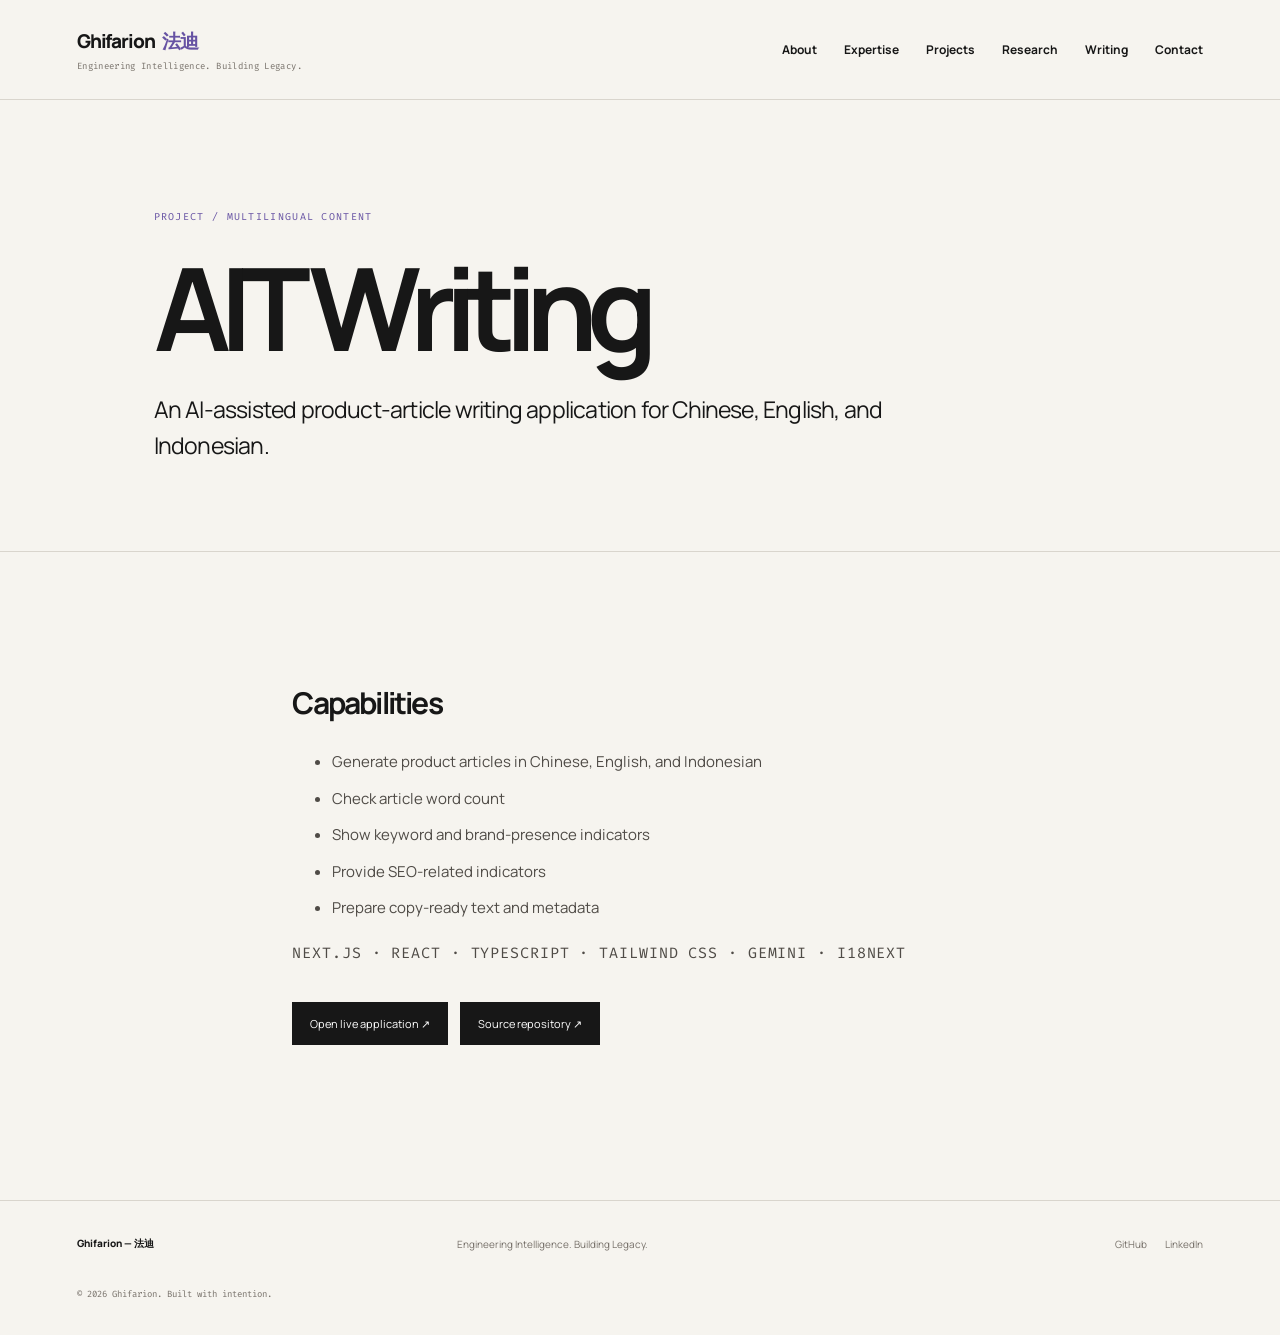
<file: projects/ait-writing.html>
<!doctype html><html lang="en"><head><meta charset="utf-8"><meta name="viewport" content="width=device-width,initial-scale=1"><title>AIT Writing | Ghifarion — 法迪</title><meta name="description" content="An AI-assisted product-article writing application for Chinese, English, and Indonesian."><link rel="stylesheet" href="../assets/css/site.css"></head><body><header class="site-header"><a class="wordmark" href="../index.html">Ghifarion <span>法迪</span><small>Engineering Intelligence. Building Legacy.</small></a><button class="menu-toggle">Menu</button><nav><a href="../about.html">About</a><a href="../expertise.html">Expertise</a><a href="../projects.html">Projects</a><a href="../research.html">Research</a><a href="../writing.html">Writing</a><a href="../contact.html">Contact</a></nav></header><main><section class="page-hero"><p class="eyebrow">PROJECT / MULTILINGUAL CONTENT</p><h1>AIT Writing</h1><p class="lede">An AI-assisted product-article writing application for Chinese, English, and Indonesian.</p></section><article class="content"><h2>Capabilities</h2><ul><li>Generate product articles in Chinese, English, and Indonesian</li><li>Check article word count</li><li>Show keyword and brand-presence indicators</li><li>Provide SEO-related indicators</li><li>Prepare copy-ready text and metadata</li></ul><p class="project-meta">NEXT.JS · REACT · TYPESCRIPT · TAILWIND CSS · GEMINI · I18NEXT</p><div class="project-links"><a href="https://fadhil-writing-ait.vercel.app">Open live application ↗</a><a href="https://github.com/progstay17/Fadhil-writing-AIT">Source repository ↗</a></div></article></main><footer><a class="footer-brand" href="../index.html">Ghifarion — 法迪</a><span>Engineering Intelligence. Building Legacy.</span><div><a href="https://github.com/progstay17">GitHub</a><a href="https://id.linkedin.com/in/fadhil-muhammad-ghifari">LinkedIn</a></div><small>© 2026 Ghifarion. Built with intention.</small></footer><script src="../assets/js/site.js"></script></body></html>
</file>
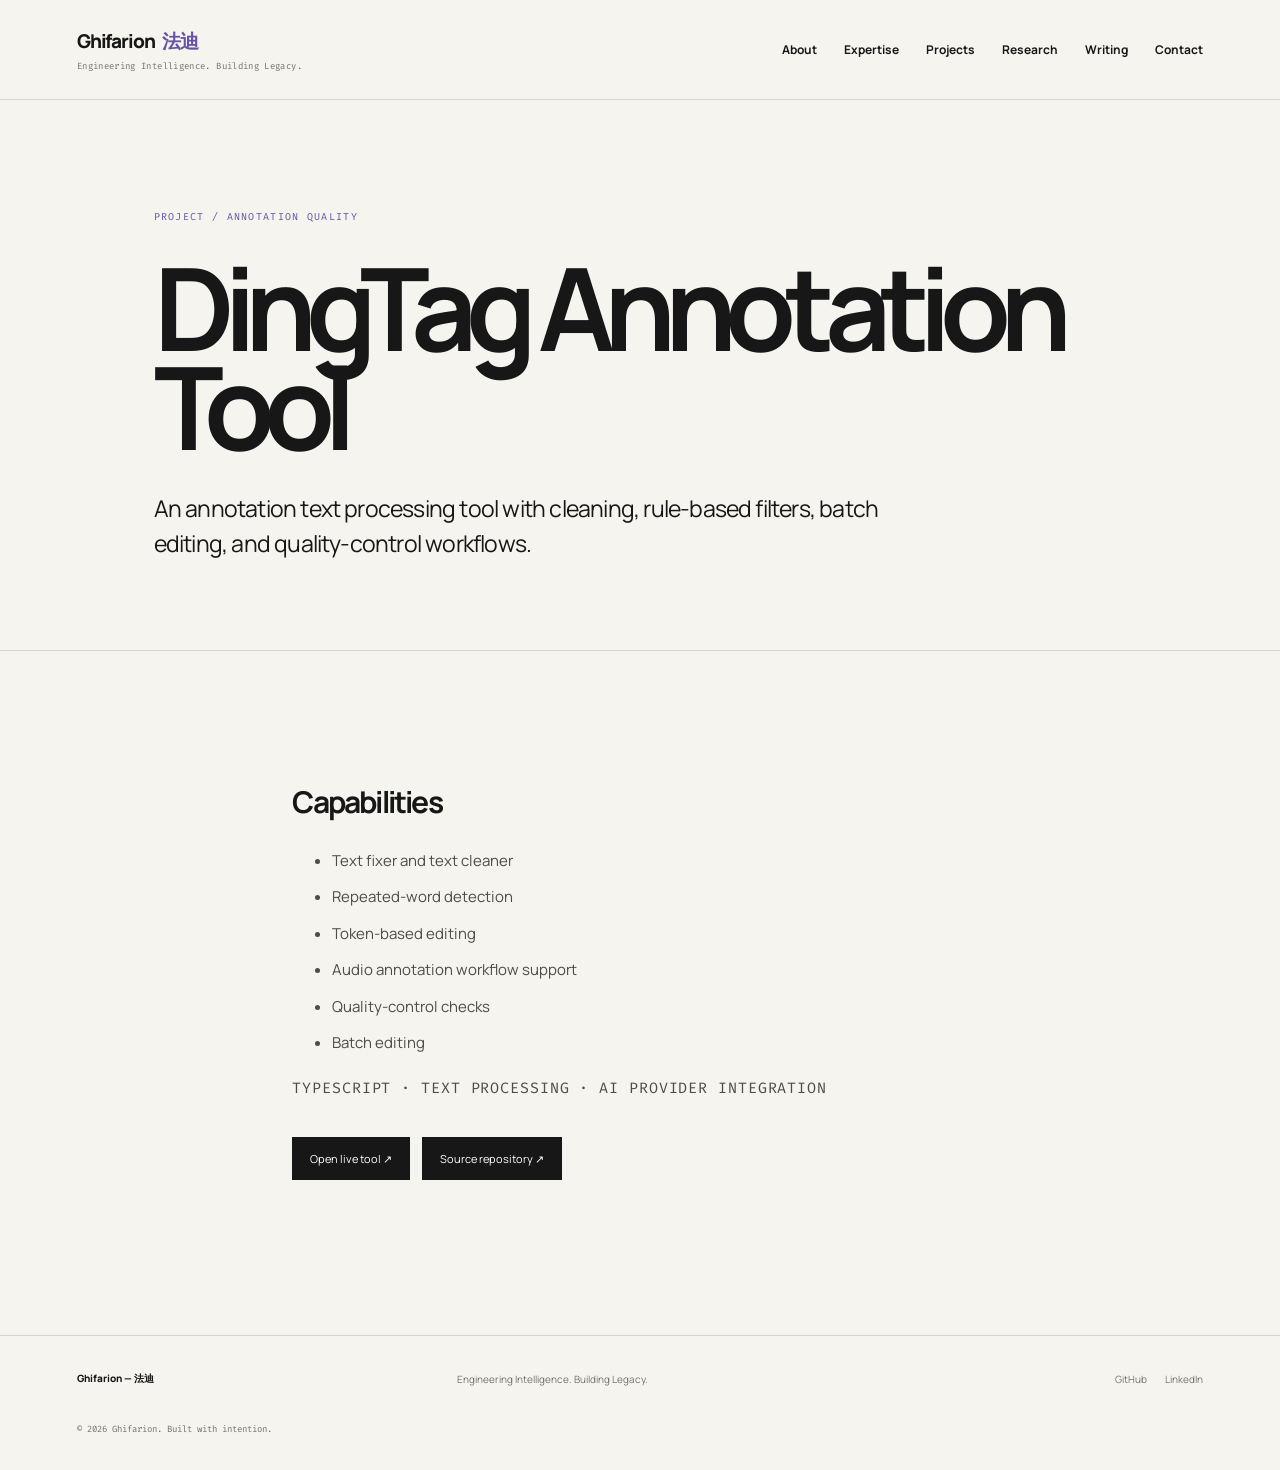
<file: projects/dingtag.html>
<!doctype html><html lang="en"><head><meta charset="utf-8"><meta name="viewport" content="width=device-width,initial-scale=1"><title>DingTag Annotation Tool | Ghifarion — 法迪</title><meta name="description" content="Annotation text processing with cleaning, rule-based filters, batch editing, and quality-control workflows."><link rel="stylesheet" href="../assets/css/site.css"></head><body><header class="site-header"><a class="wordmark" href="../index.html">Ghifarion <span>法迪</span><small>Engineering Intelligence. Building Legacy.</small></a><button class="menu-toggle">Menu</button><nav><a href="../about.html">About</a><a href="../expertise.html">Expertise</a><a href="../projects.html">Projects</a><a href="../research.html">Research</a><a href="../writing.html">Writing</a><a href="../contact.html">Contact</a></nav></header><main><section class="page-hero"><p class="eyebrow">PROJECT / ANNOTATION QUALITY</p><h1>DingTag Annotation Tool</h1><p class="lede">An annotation text processing tool with cleaning, rule-based filters, batch editing, and quality-control workflows.</p></section><article class="content"><h2>Capabilities</h2><ul><li>Text fixer and text cleaner</li><li>Repeated-word detection</li><li>Token-based editing</li><li>Audio annotation workflow support</li><li>Quality-control checks</li><li>Batch editing</li></ul><p class="project-meta">TYPESCRIPT · TEXT PROCESSING · AI PROVIDER INTEGRATION</p><div class="project-links"><a href="https://progstay17.github.io/Fadhil-Annotation-AIT/">Open live tool ↗</a><a href="https://github.com/progstay17/Fadhil-Annotation-AIT">Source repository ↗</a></div></article></main><footer><a class="footer-brand" href="../index.html">Ghifarion — 法迪</a><span>Engineering Intelligence. Building Legacy.</span><div><a href="https://github.com/progstay17">GitHub</a><a href="https://id.linkedin.com/in/fadhil-muhammad-ghifari">LinkedIn</a></div><small>© 2026 Ghifarion. Built with intention.</small></footer><script src="../assets/js/site.js"></script></body></html>
</file>
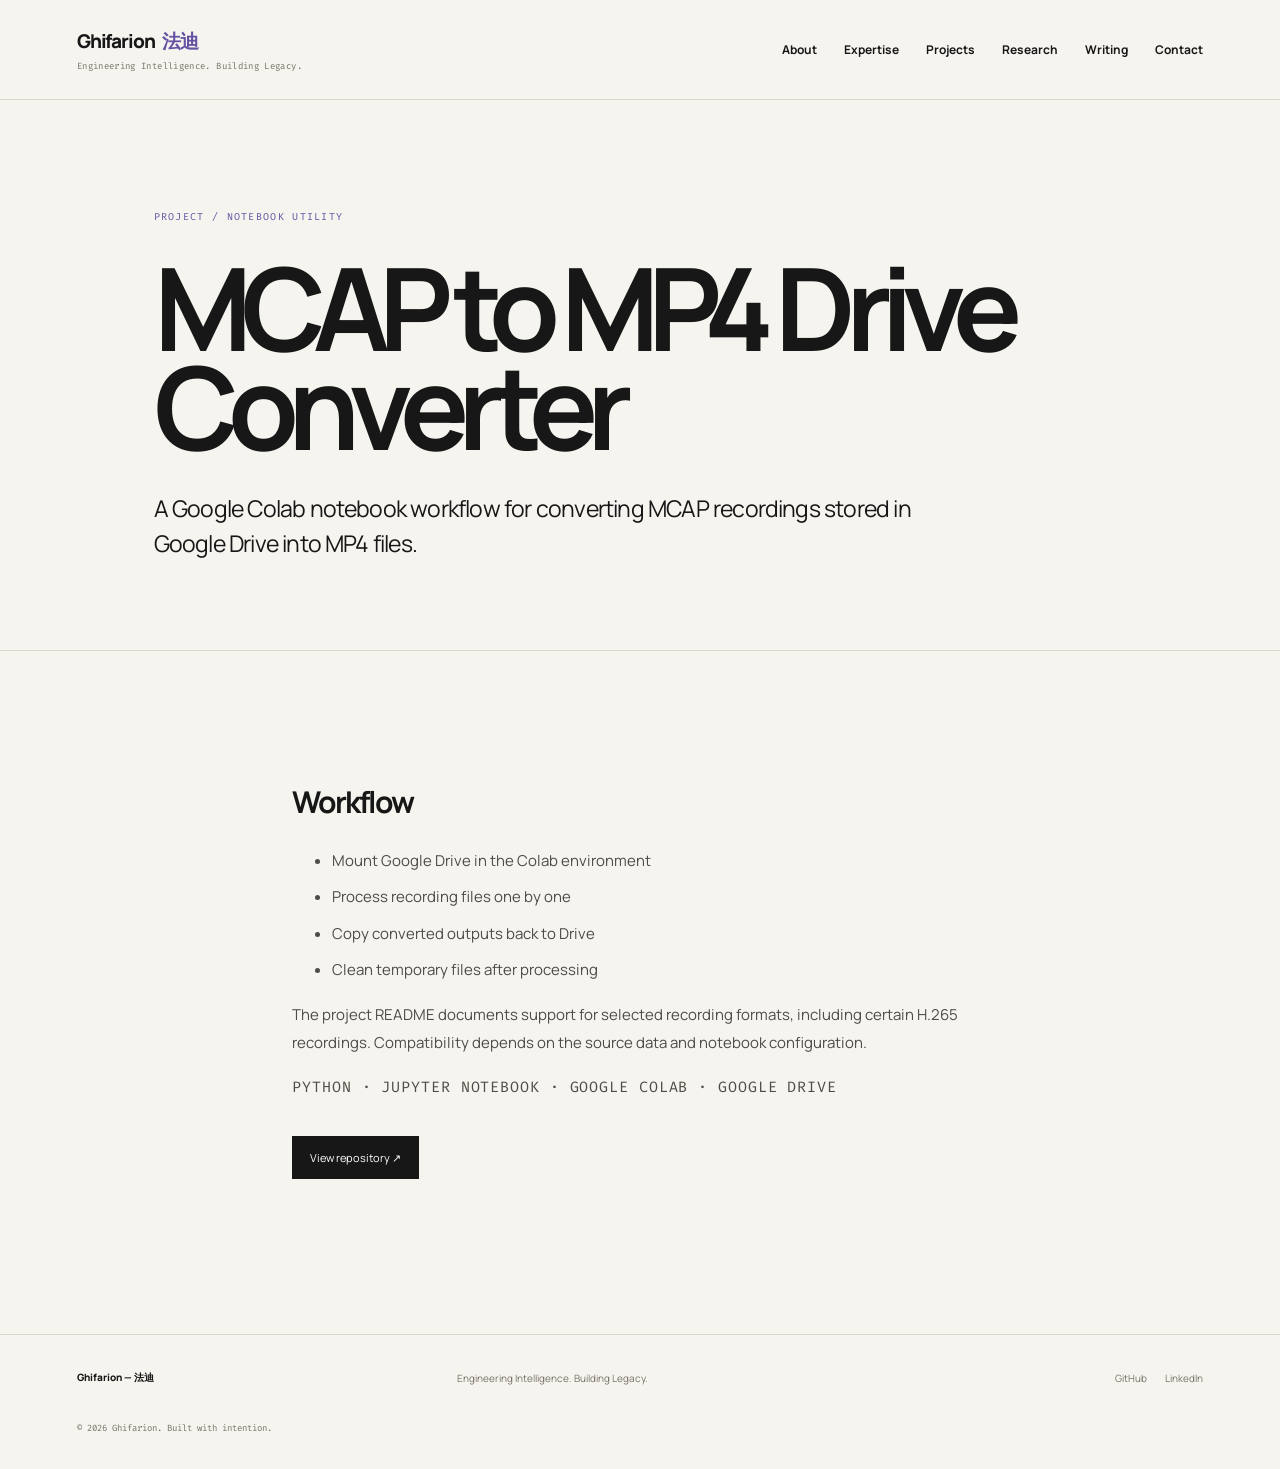
<file: projects/mcap-drive-converter.html>
<!doctype html><html lang="en"><head><meta charset="utf-8"><meta name="viewport" content="width=device-width,initial-scale=1"><title>MCAP to MP4 Drive Converter | Ghifarion — 法迪</title><meta name="description" content="A Google Colab notebook workflow for converting MCAP recordings stored in Google Drive."><link rel="stylesheet" href="../assets/css/site.css"></head><body><header class="site-header"><a class="wordmark" href="../index.html">Ghifarion <span>法迪</span><small>Engineering Intelligence. Building Legacy.</small></a><button class="menu-toggle">Menu</button><nav><a href="../about.html">About</a><a href="../expertise.html">Expertise</a><a href="../projects.html">Projects</a><a href="../research.html">Research</a><a href="../writing.html">Writing</a><a href="../contact.html">Contact</a></nav></header><main><section class="page-hero"><p class="eyebrow">PROJECT / NOTEBOOK UTILITY</p><h1>MCAP to MP4 Drive Converter</h1><p class="lede">A Google Colab notebook workflow for converting MCAP recordings stored in Google Drive into MP4 files.</p></section><article class="content"><h2>Workflow</h2><ul><li>Mount Google Drive in the Colab environment</li><li>Process recording files one by one</li><li>Copy converted outputs back to Drive</li><li>Clean temporary files after processing</li></ul><p>The project README documents support for selected recording formats, including certain H.265 recordings. Compatibility depends on the source data and notebook configuration.</p><p class="project-meta">PYTHON · JUPYTER NOTEBOOK · GOOGLE COLAB · GOOGLE DRIVE</p><div class="project-links"><a href="https://github.com/progstay17/mCAP-to-mp4-drive-converter">View repository ↗</a></div></article></main><footer><a class="footer-brand" href="../index.html">Ghifarion — 法迪</a><span>Engineering Intelligence. Building Legacy.</span><div><a href="https://github.com/progstay17">GitHub</a><a href="https://id.linkedin.com/in/fadhil-muhammad-ghifari">LinkedIn</a></div><small>© 2026 Ghifarion. Built with intention.</small></footer><script src="../assets/js/site.js"></script></body></html>
</file>
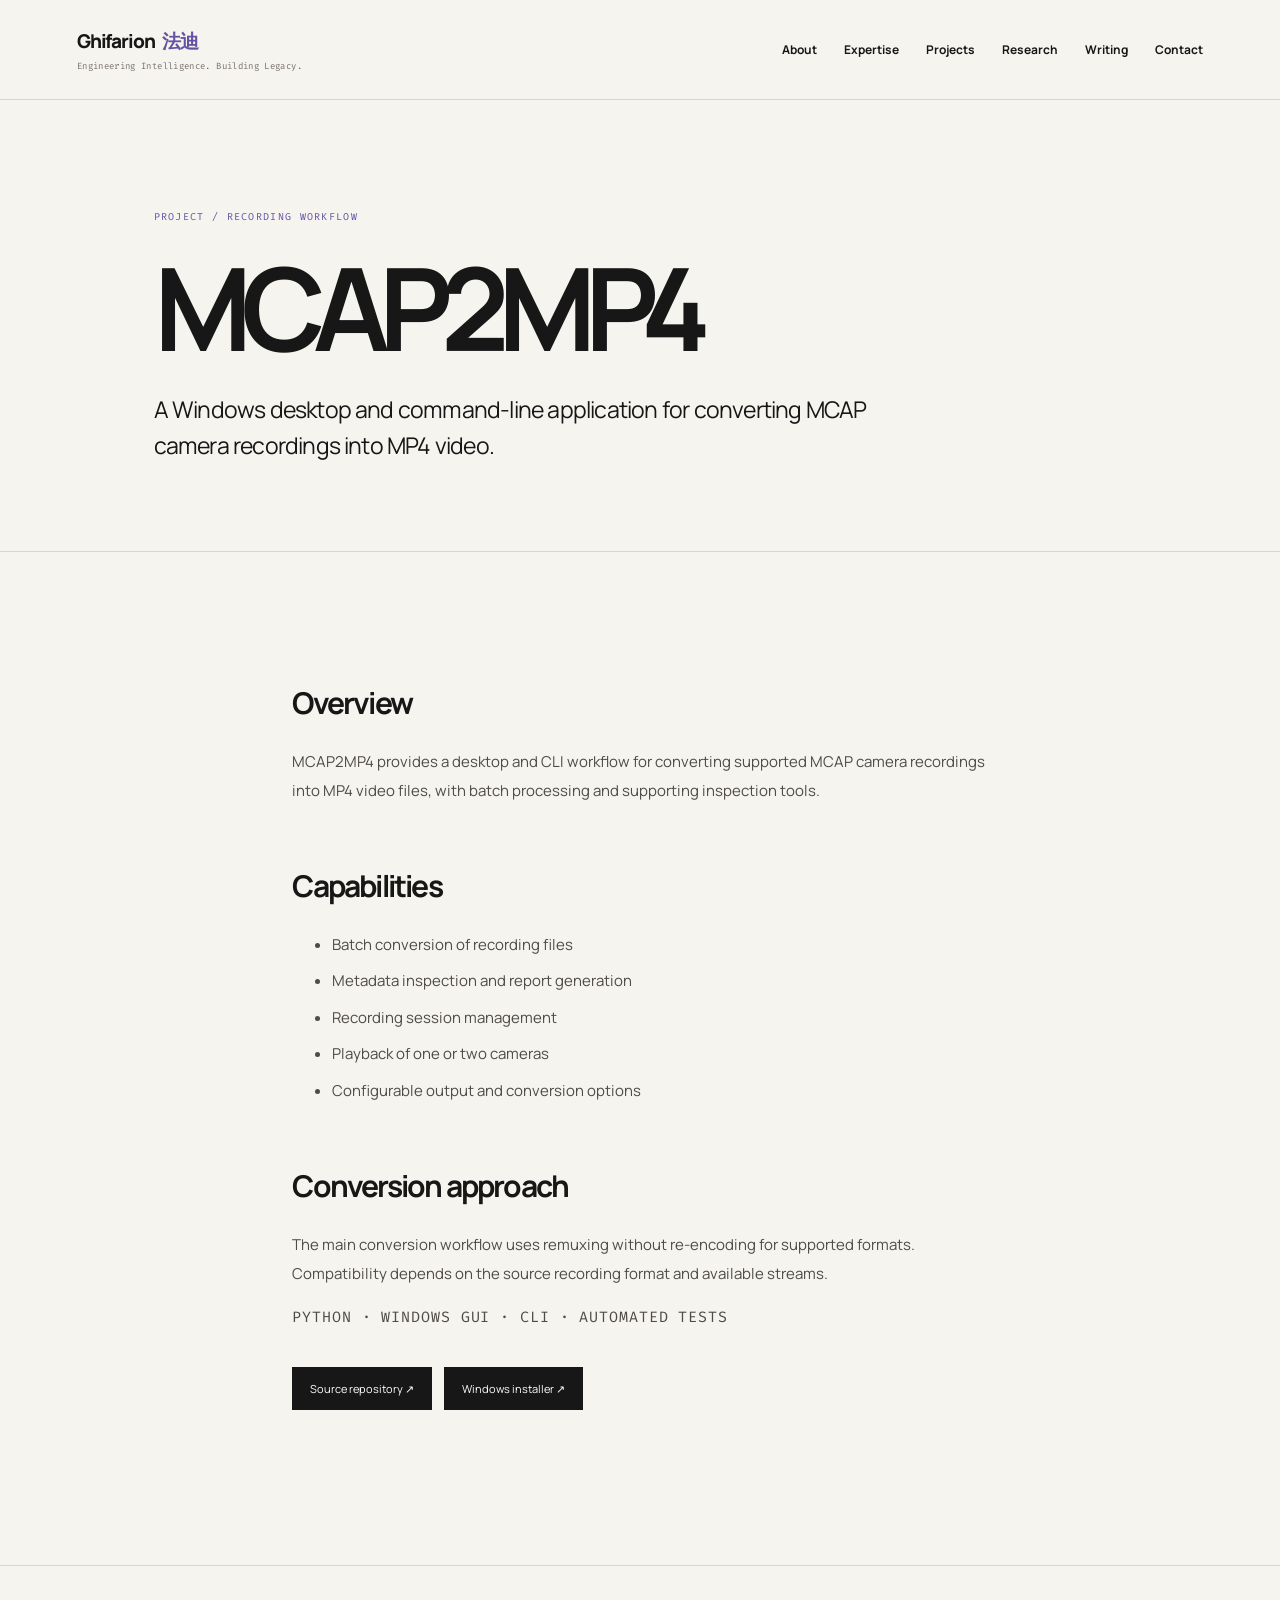
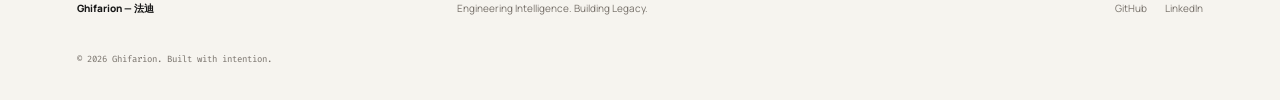
<file: projects/mcap2mp4.html>
<!doctype html><html lang="en"><head><meta charset="utf-8"><meta name="viewport" content="width=device-width,initial-scale=1"><title>MCAP2MP4 | Ghifarion — 法迪</title><meta name="description" content="A Windows desktop and command-line application for converting MCAP camera recordings into MP4 video."><link rel="stylesheet" href="../assets/css/site.css"></head><body><header class="site-header"><a class="wordmark" href="../index.html">Ghifarion <span>法迪</span><small>Engineering Intelligence. Building Legacy.</small></a><button class="menu-toggle">Menu</button><nav><a href="../about.html">About</a><a href="../expertise.html">Expertise</a><a href="../projects.html">Projects</a><a href="../research.html">Research</a><a href="../writing.html">Writing</a><a href="../contact.html">Contact</a></nav></header><main><section class="page-hero"><p class="eyebrow">PROJECT / RECORDING WORKFLOW</p><h1>MCAP2MP4</h1><p class="lede">A Windows desktop and command-line application for converting MCAP camera recordings into MP4 video.</p></section><article class="content"><h2>Overview</h2><p>MCAP2MP4 provides a desktop and CLI workflow for converting supported MCAP camera recordings into MP4 video files, with batch processing and supporting inspection tools.</p><h2>Capabilities</h2><ul><li>Batch conversion of recording files</li><li>Metadata inspection and report generation</li><li>Recording session management</li><li>Playback of one or two cameras</li><li>Configurable output and conversion options</li></ul><h2>Conversion approach</h2><p>The main conversion workflow uses remuxing without re-encoding for supported formats. Compatibility depends on the source recording format and available streams.</p><p class="project-meta">PYTHON · WINDOWS GUI · CLI · AUTOMATED TESTS</p><div class="project-links"><a href="https://github.com/progstay17/Mcap2Mp4-converter-">Source repository ↗</a><a href="https://github.com/progstay17/Mcap2Mp4-converter-/raw/refs/heads/main/MCAP2MP4-Setup-0.3.2.exe">Windows installer ↗</a></div></article></main><footer><a class="footer-brand" href="../index.html">Ghifarion — 法迪</a><span>Engineering Intelligence. Building Legacy.</span><div><a href="https://github.com/progstay17">GitHub</a><a href="https://id.linkedin.com/in/fadhil-muhammad-ghifari">LinkedIn</a></div><small>© 2026 Ghifarion. Built with intention.</small></footer><script src="../assets/js/site.js"></script></body></html>
</file>
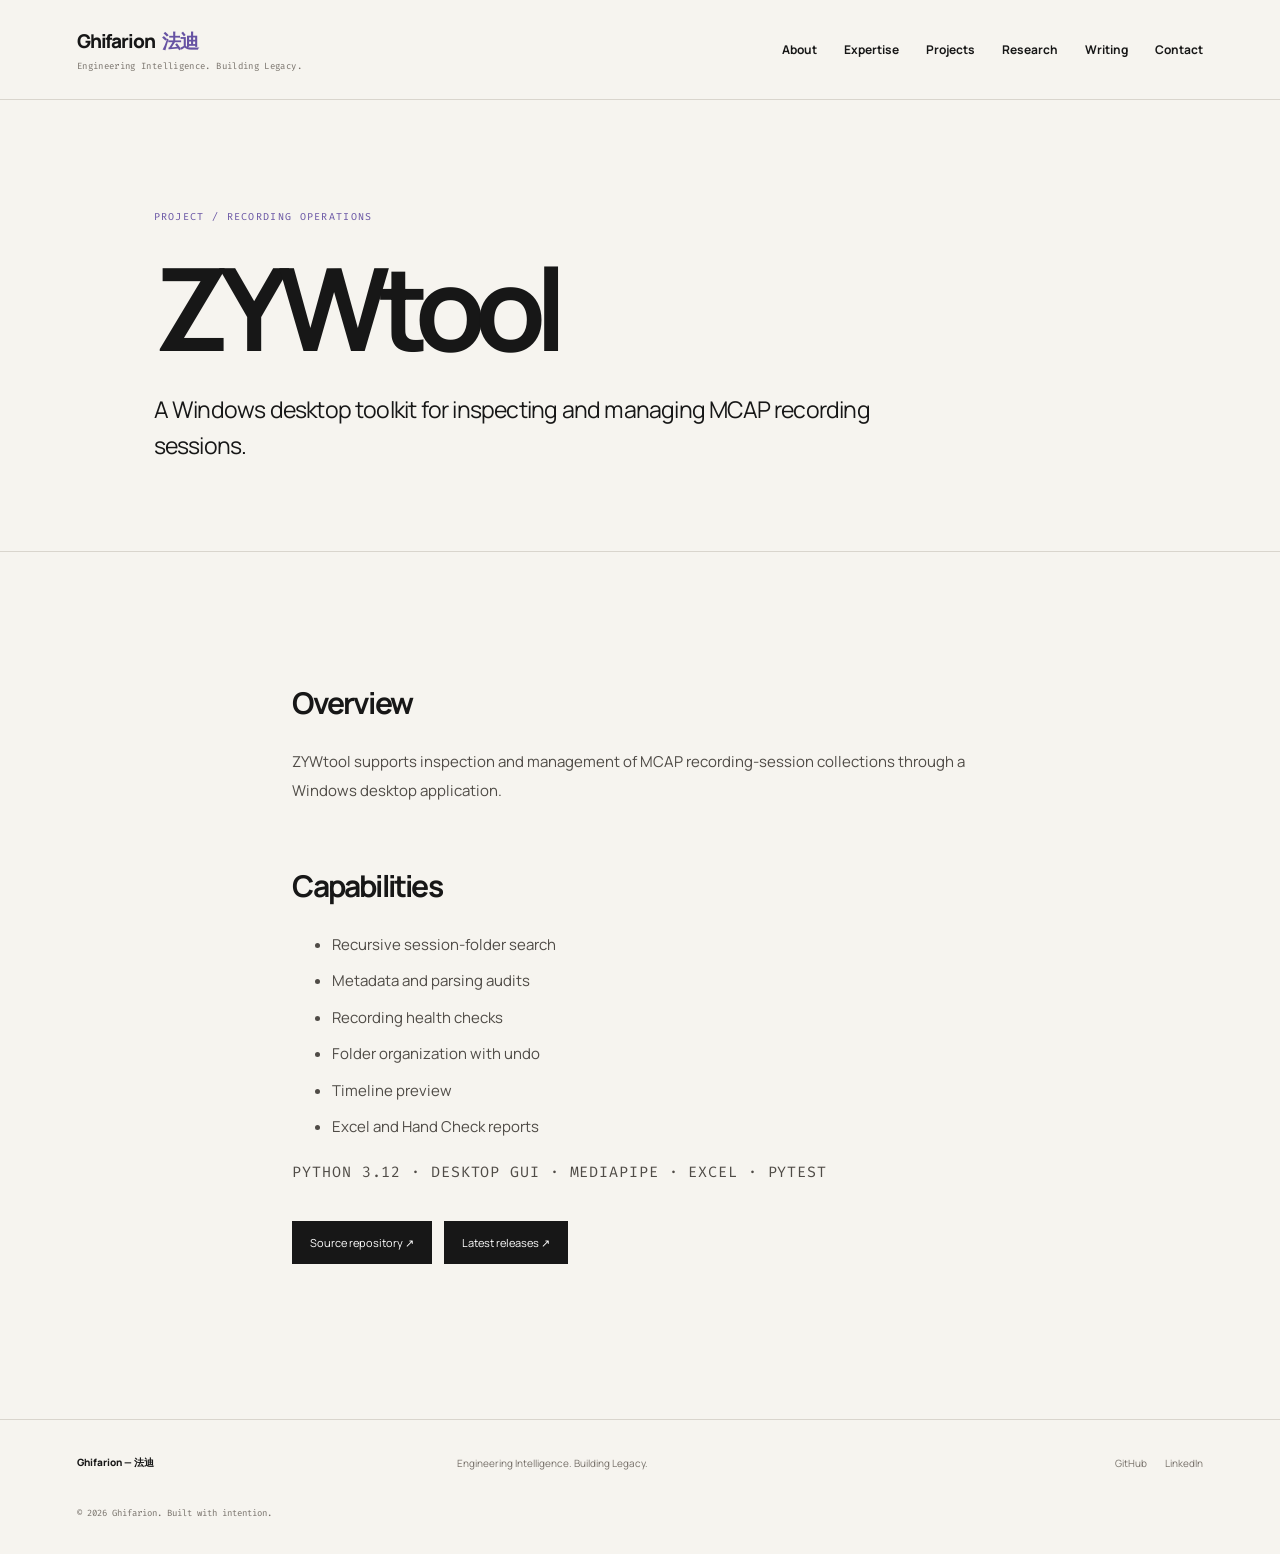
<file: projects/zywtool.html>
<!doctype html><html lang="en"><head><meta charset="utf-8"><meta name="viewport" content="width=device-width,initial-scale=1"><title>ZYWtool | Ghifarion — 法迪</title><meta name="description" content="A Windows desktop toolkit for inspecting and managing MCAP recording sessions."><link rel="stylesheet" href="../assets/css/site.css"></head><body><header class="site-header"><a class="wordmark" href="../index.html">Ghifarion <span>法迪</span><small>Engineering Intelligence. Building Legacy.</small></a><button class="menu-toggle">Menu</button><nav><a href="../about.html">About</a><a href="../expertise.html">Expertise</a><a href="../projects.html">Projects</a><a href="../research.html">Research</a><a href="../writing.html">Writing</a><a href="../contact.html">Contact</a></nav></header><main><section class="page-hero"><p class="eyebrow">PROJECT / RECORDING OPERATIONS</p><h1>ZYWtool</h1><p class="lede">A Windows desktop toolkit for inspecting and managing MCAP recording sessions.</p></section><article class="content"><h2>Overview</h2><p>ZYWtool supports inspection and management of MCAP recording-session collections through a Windows desktop application.</p><h2>Capabilities</h2><ul><li>Recursive session-folder search</li><li>Metadata and parsing audits</li><li>Recording health checks</li><li>Folder organization with undo</li><li>Timeline preview</li><li>Excel and Hand Check reports</li></ul><p class="project-meta">PYTHON 3.12 · DESKTOP GUI · MEDIAPIPE · EXCEL · PYTEST</p><div class="project-links"><a href="https://github.com/progstay17/ZYWtool">Source repository ↗</a><a href="https://github.com/progstay17/ZYWtool/releases/latest">Latest releases ↗</a></div></article></main><footer><a class="footer-brand" href="../index.html">Ghifarion — 法迪</a><span>Engineering Intelligence. Building Legacy.</span><div><a href="https://github.com/progstay17">GitHub</a><a href="https://id.linkedin.com/in/fadhil-muhammad-ghifari">LinkedIn</a></div><small>© 2026 Ghifarion. Built with intention.</small></footer><script src="../assets/js/site.js"></script></body></html>
</file>
<file: assets/css/site.css>
@import url('https://fonts.googleapis.com/css2?family=Fira+Code:wght@400;500&family=Manrope:wght@400;500;600;700;800&display=swap');
:root{--paper:#f6f4ef;--ink:#171717;--violet:#6652a3;--lilac:#e9e3f4;--muted:#77716a;--line:#d9d5cd;--plum:#3d315f;--sans:'Manrope',Arial,sans-serif;--mono:'Fira Code',monospace}*{box-sizing:border-box}html{scroll-behavior:smooth}body{margin:0;background:var(--paper);color:var(--ink);font-family:var(--sans);-webkit-font-smoothing:antialiased}a{color:inherit;text-decoration:none}.site-header{height:100px;padding:24px 6vw;display:flex;align-items:center;justify-content:space-between;border-bottom:1px solid var(--line)}.wordmark{font-size:19px;font-weight:800;letter-spacing:-.06em}.wordmark span{color:var(--violet);margin-left:5px}.wordmark small{display:block;margin-top:5px;font:9px var(--mono);letter-spacing:.04em;color:var(--muted)}nav{display:flex;gap:27px}nav a,.text-link{font-size:12px;font-weight:700}nav a:hover,.text-link:hover{color:var(--violet)}.menu-toggle{display:none}.hero{padding:9vw 12vw 5vw;min-height:660px;display:flex;flex-direction:column;justify-content:center}.eyebrow{font:10px var(--mono);letter-spacing:.13em;color:var(--violet)}h1{font-size:clamp(76px,12vw,170px);line-height:.86;letter-spacing:-.095em;margin:48px 0 45px;font-weight:700}h1 em,h2 em{font-family:Georgia,serif;font-weight:400;color:var(--violet);letter-spacing:-.07em}.hero-bottom{display:flex;justify-content:space-between;align-items:flex-end;gap:40px}.lede{font-size:clamp(17px,2vw,23px);line-height:1.55;max-width:580px;letter-spacing:-.035em}.hero-links{display:flex;flex-direction:column;align-items:flex-start;gap:17px;min-width:210px}.button{background:var(--ink);color:white;padding:16px 20px;font-size:11px;font-weight:700}.button span{margin-left:20px}.index-note{border-top:1px solid var(--line);margin-top:85px;padding-top:16px;display:flex;justify-content:space-between;font:9px var(--mono);color:var(--muted);letter-spacing:.07em}.section{padding:110px 12vw;display:grid;grid-template-columns:1fr 1.1fr;gap:8vw;border-top:1px solid var(--line)}.section-head h2,.closing h2{font-size:clamp(42px,6vw,78px);letter-spacing:-.075em;line-height:.98;margin:35px 0}.section-copy>p{font-size:18px;line-height:1.8;max-width:570px;margin:34px 0 55px}.capability-grid{display:grid;grid-template-columns:repeat(3,1fr);gap:22px}.capability-grid article{border-top:1px solid var(--line);padding-top:13px}.capability-grid span,.work-list>a>span{font:9px var(--mono);color:var(--violet)}.capability-grid h3{font-size:15px;letter-spacing:-.04em}.capability-grid p{font-size:12px;line-height:1.7;color:var(--muted)}.work{background:#efede7}.work-list{border-top:1px solid var(--line)}.work-list>a{display:grid;grid-template-columns:1fr 2fr 30px;align-items:center;padding:23px 0;border-bottom:1px solid var(--line)}.work-list strong{font-size:clamp(19px,2.5vw,30px);letter-spacing:-.06em}.work-list i{text-align:right;color:var(--violet);font-style:normal}.work-list .all-work{display:inline-block;border:0;padding:25px 0;font-size:12px;font-weight:700}.closing{padding:120px 18vw;text-align:center}.closing h2{font-size:clamp(40px,6vw,76px);line-height:1.05}footer{padding:35px 6vw;border-top:1px solid var(--line);display:grid;grid-template-columns:1fr 1fr 1fr;gap:15px;align-items:center;font-size:10px;color:var(--muted)}.footer-brand{font-weight:800;color:var(--ink)}footer div{display:flex;gap:18px;justify-content:flex-end}footer small{grid-column:1/-1;font:9px var(--mono);margin-top:22px}.page-hero{padding:100px 12vw 65px;border-bottom:1px solid var(--line)}.page-hero h1{font-size:clamp(55px,9vw,115px);margin:35px 0}.page-hero .lede{max-width:780px}.content{max-width:900px;margin:0 auto;padding:70px 8vw 120px}.content h2{font-size:30px;letter-spacing:-.06em;margin-top:60px}.content h3{font-size:19px;letter-spacing:-.04em}.content p,.content li{font-size:15px;line-height:1.9;color:#4f4b46}.content li{margin:8px 0}.content a{color:var(--violet);text-decoration:underline;text-underline-offset:4px}.project-meta{font:10px var(--mono);color:var(--muted);letter-spacing:.06em}.project-links{display:flex;flex-wrap:wrap;gap:12px;margin:35px 0}.project-links a{background:var(--ink);color:white;padding:14px 18px;text-decoration:none;font-size:11px}.project-image{width:100%;height:auto;border:1px solid var(--line);margin:30px 0}@media(max-width:760px){.site-header{height:auto;min-height:82px;flex-wrap:wrap;padding:20px 6vw}.menu-toggle{display:block;background:none;border:1px solid var(--line);padding:9px 13px;font:11px var(--mono)}nav{display:none;width:100%;flex-wrap:wrap;padding-top:20px;gap:18px}nav.open{display:flex}.hero{padding:90px 7vw 50px;min-height:600px}h1{font-size:clamp(68px,17vw,110px);margin:45px 0}.hero-bottom{display:block}.hero-links{margin-top:25px}.index-note{gap:12px;flex-wrap:wrap;margin-top:60px}.section{padding:75px 7vw;grid-template-columns:1fr;gap:15px}.section-copy>p{margin:10px 0 35px}.capability-grid{grid-template-columns:1fr}.work-list>a{grid-template-columns:1fr 1.7fr 20px;gap:8px}.closing{padding:80px 7vw}footer{grid-template-columns:1fr 1fr}footer span{grid-column:1/-1;grid-row:2}footer div{justify-content:flex-start}.page-hero{padding:75px 7vw 45px}.content{padding:45px 7vw 85px}}
</file>
